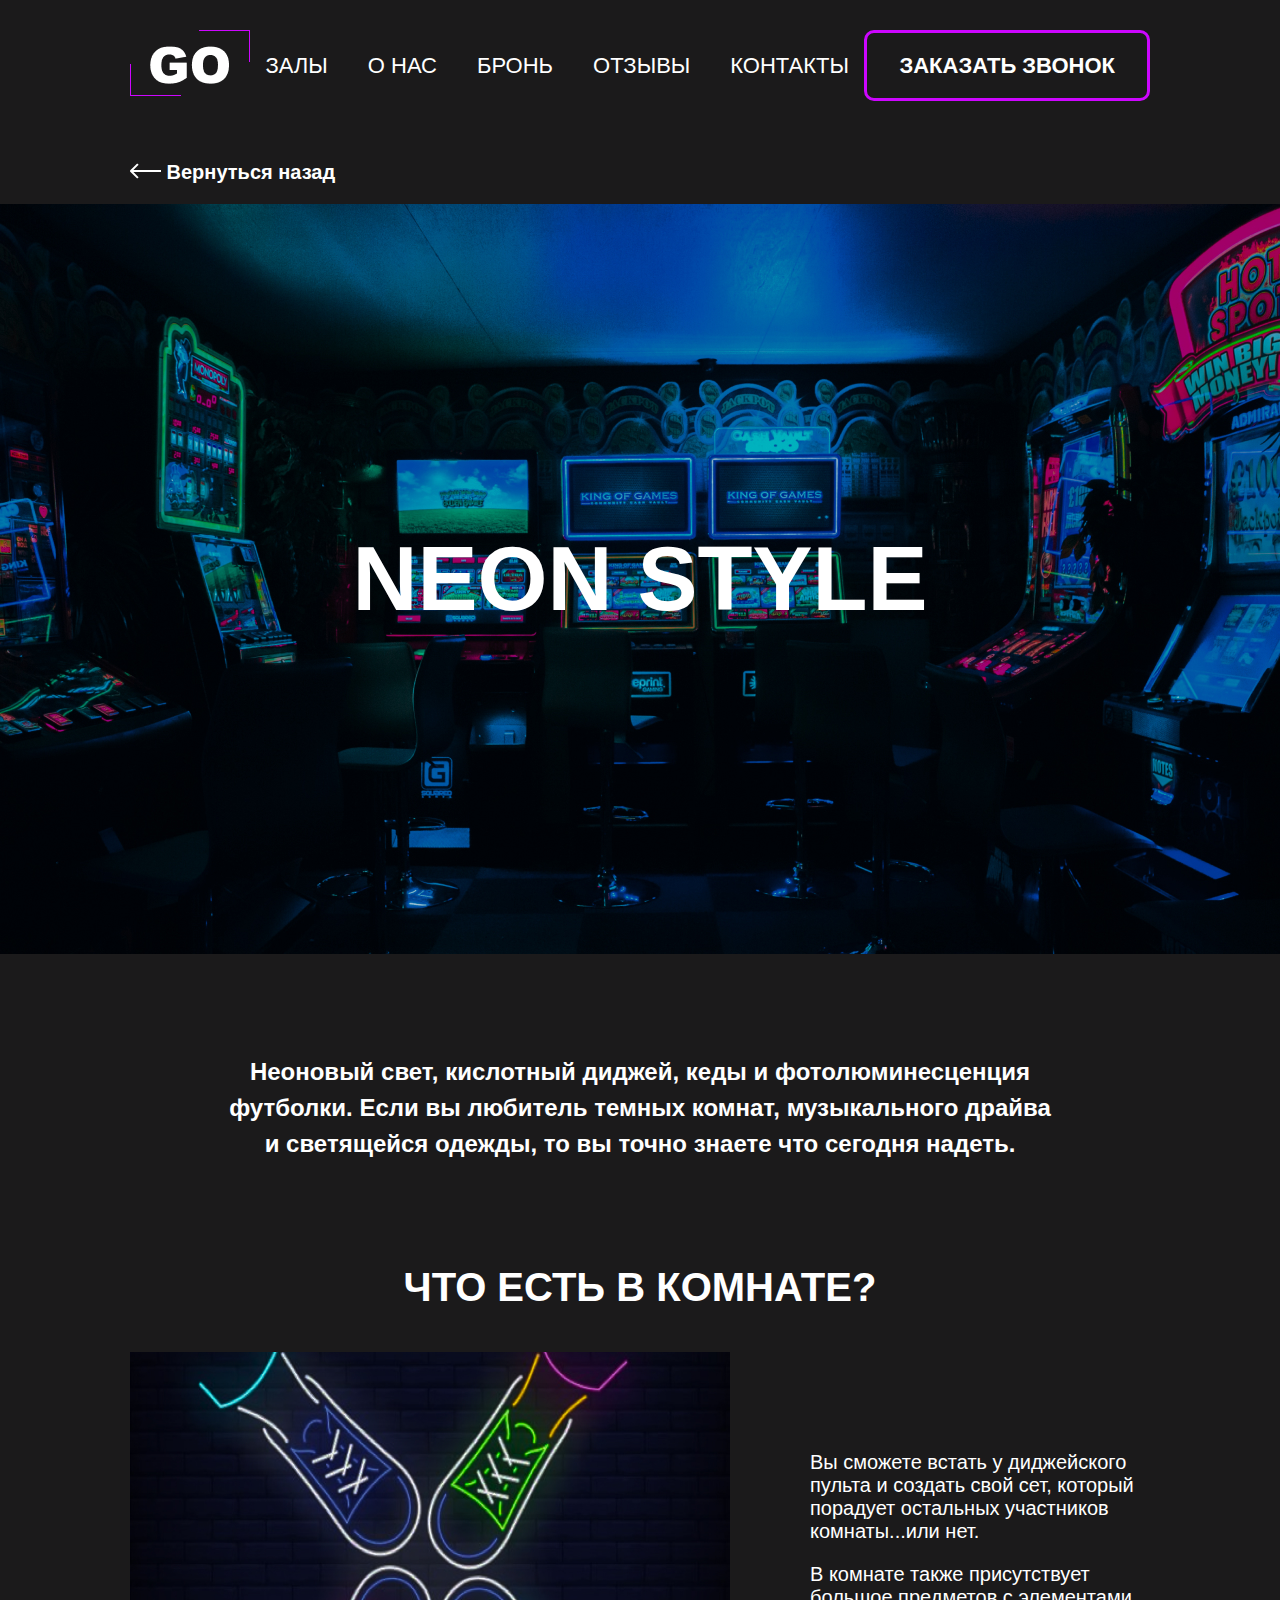
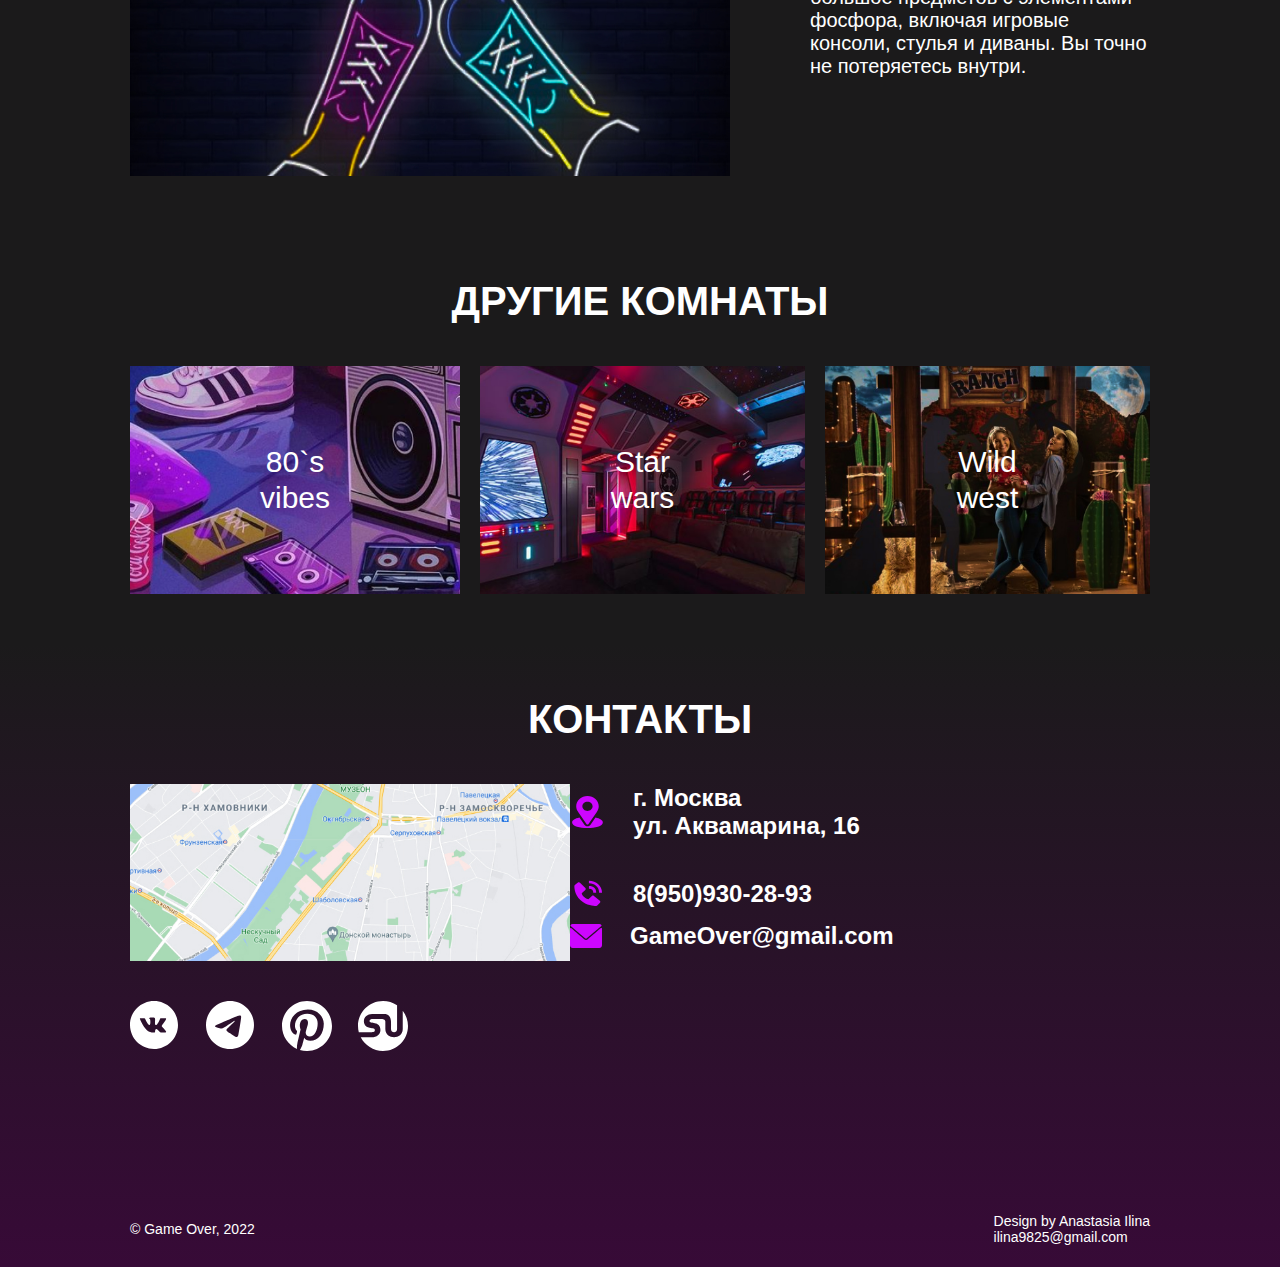
<file: neonstyle.html>
<!DOCTYPE html>
<html lang="ru">

<head>
  <meta charset="UTF-8">
  <meta name="viewport" content="width=device-width, initial-scale=1.0">
  <link rel="icon" type="image/svg+xml" href="./img/icon.svg">
  <link rel="icon" type="image/png" href="./img/logo.png">
  <link rel="stylesheet" href="./style/index.css">
  <title>GO</title>

</head>

<body>
  <header class="header">
    <div class="container header__flex-wrapper">
      <button class="header__button-menu">
        <svg viewbox="0 0 54 29" fill="currentColor" xmlns="http://www.w3.org/2000/svg" class="header__button-menu-svg">
          <rect width="54" height="5" rx="2" />
          <rect y="12" width="54" height="5" rx="2" />
          <rect y="24" width="31" height="5" rx="2" />
        </svg>
        <svg viewBox="0 0 42 42" fill="currentColor" xmlns="http://www.w3.org/2000/svg" class="header__button-menu-svg">
          <rect y="38.1838" width="54" height="5" rx="2" transform="rotate(-45 0 38.1838)" fill="#6C0287" />
          <rect x="3.53564" width="54" height="5" rx="2" transform="rotate(45 3.53564 0)" fill="#6C0287" />
        </svg>
      </button>
      <a href="#" class="header__link">
        <img src="./img/logo.png" alt="Логотип компании" class="header__logo">
      </a>
      <nav class="navigation visually-hidden-480px ">
        <ul class="navigation__list visually-hidden-768px">
          <li class="navigation__item">
            <a href="#halls" class="navigation__link">Залы</a>
          </li>
          <li class="navigation__item">
            <a href="#about" class="navigation__link">О нас</a>
          </li>
          <li class="navigation__item">
            <a href="#booking" class="navigation__link">Бронь</a>
          </li>
          <li class="navigation__item">
            <a href="#reviews" class="navigation__link">Отзывы</a>
          </li>
          <li class="navigation__item">
            <a href="#contacts" class="navigation__link">Контакты</a>
          </li>
          <button class="navigation__button-call visually-hidden" type="button">заказать звонок</button>
        </ul>
      </nav>
      <button class="navigation__button-call visually-hidden-480px" type="button">заказать звонок</button>
    </div>
  </header>

  <main class="hall">
    <section class="hall-title">
      <div class="container margin-bottom-container">
        <a href="/index.html" class="hall-title__link-back">
          <svg width="31" height="16" viewBox="0 0 31 16" fill="currentColor" xmlns="http://www.w3.org/2000/svg"
            class="hall__link-back-svg">
            <path
              d="M0.292892 7.29289C-0.0976315 7.68342 -0.0976315 8.31658 0.292892 8.70711L6.65685 15.0711C7.04738 15.4616 7.68054 15.4616 8.07107 15.0711C8.46159 14.6805 8.46159 14.0474 8.07107 13.6569L2.41421 8L8.07107 2.34315C8.46159 1.95262 8.46159 1.31946 8.07107 0.928932C7.68054 0.538408 7.04738 0.538408 6.65685 0.928932L0.292892 7.29289ZM31 7L1 7V9L31 9V7Z"
              fill="white" />
          </svg>
          Вернуться назад</a>
      </div>
      <h2 class="hall__h2 bg__neon-style">neon style</h2>
    </section>

    <section class="hall__section">
      <div class="container ">
        <div class="hall__section-grid">
          <p class="hall__p">Неоновый свет, кислотный диджей, кеды и фотолюминесценция футболки. Если вы любитель темных
            комнат, музыкального драйва
            и светящейся одежды, то вы точно знаете что сегодня надеть.</p>

          <div class="hall__div-wrapper">
            <h3 class="hall__div-wrapper-h3  halls__title">Что есть в комнате?</h3>

            <img src="./img/neon_style.jpg" alt="" class="hall__div-wrapper-img">
            <div class="hall__div-wrapper-div">
              <p class="hall__div-wrapper-p">Вы сможете встать у диджейского пульта и создать свой сет, который порадует
                остальных участников
                комнаты...или нет.</p>

              <p class="hall__div-wrapper-p">В комнате также присутствует большое предметов с элементами фосфора,
                включая игровые консоли, стулья и
                диваны. Вы точно
                не потеряетесь внутри.
              </p>
            </div>
          </div>

          <div class="hall__div-wrapper">
            <h3 class="halls__title hall__div-wrapper-h3">Другие комнаты</h3>
            <ol class="halls__list hall__list">
              <li class="halls__item hall__list-item">
                <a href="./starwars.html" class="halls__item-link halls__item--bg-star-wars hall__list-item-link">Star
                  wars</a>
              </li>
              <li class="halls__item hall__list-item">
                <a href="./vibes.html" class="halls__item-link halls__item--bg-80s-vibe hall__list-item-link">80`s
                  vibes</a>
              </li>
              <li class="halls__item hall__list-item">
                <a href="./wildwest.html" class="halls__item-link halls__item--bg-wild-west hall__list-item-link">Wild
                  west</a>
              </li>
            </ol>
          </div>
        </div>
      </div>
    </section>
  </main>

  <footer class="footer">
    <section id="contacts" class="contacts ">
      <div class="container grid-footer">

        <h3 class="contacts__title">Контакты</h3>
        <img src="./img/map.jpg" alt="" class="contact__img-map">
        <ul class="contacts__list">
          <li class="contact__item location">
            <svg class="contact__item-svg" width="35" height="32" viewBox="0 0 35 32" fill="currentColor"
              xmlns="http://www.w3.org/2000/svg">
              <path
                d="M17.4815 0C11.338 0 6.21411 4.52938 6.21411 10.3125C6.21411 12.5126 6.93645 14.4745 8.32275 16.3129L16.6192 28.1616C17.0217 28.7376 17.9421 28.7365 18.3437 28.1616L26.6762 16.2726C28.0326 14.5175 28.7488 12.4567 28.7488 10.3125C28.7488 4.62619 23.6943 0 17.4815 0ZM17.4815 15C14.6576 15 12.3599 12.8971 12.3599 10.3125C12.3599 7.72794 14.6576 5.625 17.4815 5.625C20.3053 5.625 22.603 7.72794 22.603 10.3125C22.603 12.8971 20.3053 15 17.4815 15Z"
                fill="#CD06FF" />
              <path
                d="M25.4891 21.5435L20.3313 28.9239C18.9962 30.829 15.9593 30.8228 14.6306 28.9257L9.46443 21.5454C4.91897 22.5073 2.11688 24.2693 2.11688 26.375C2.11688 30.0289 10.0333 32 17.4815 32C24.9297 32 32.846 30.0289 32.846 26.375C32.846 24.2678 30.0401 22.5048 25.4891 21.5435Z"
                fill="#CD06FF" />
            </svg>

            <p class="contact__p-address">г. Москва
              ул. Аквамарина, 16</p>
          </li>
          <li class="contact__item phone">
            <svg class="contact__item-svg" width="35" height="32" viewBox="0 0 35 32" fill="currentColor"
              xmlns="http://www.w3.org/2000/svg">
              <path
                d="M29.1358 14.6654H32.0494C32.0494 7.82541 26.4072 2.66675 18.9237 2.66675V5.33341C24.8412 5.33341 29.1358 9.25741 29.1358 14.6654Z"
                fill="#CD06FF" />
              <path
                d="M18.9382 10.6667C22.0019 10.6667 23.3086 11.8627 23.3086 14.6667H26.2222C26.2222 10.3667 23.6364 7.99999 18.9382 7.99999V10.6667ZM23.9234 17.924C23.6435 17.6911 23.2756 17.5669 22.8975 17.5776C22.5194 17.5883 22.1607 17.7331 21.897 17.9813L18.4109 21.2627C17.5718 21.116 15.8848 20.6347 14.1483 19.0493C12.4118 17.4587 11.8859 15.9107 11.73 15.148L15.3123 11.956C15.5839 11.7148 15.7422 11.3864 15.7539 11.0403C15.7656 10.6941 15.6297 10.3574 15.3749 10.1013L9.9921 4.68399C9.73722 4.42714 9.38298 4.27133 9.00462 4.24967C8.62625 4.22801 8.25356 4.3422 7.9657 4.56799L4.80447 7.04933C4.55261 7.28068 4.40228 7.58859 4.382 7.91466C4.36015 8.24799 3.94351 16.144 10.6331 22.2693C16.469 27.6093 23.7792 28 25.7924 28C26.0867 28 26.2674 27.992 26.3154 27.9893C26.6716 27.9711 27.0079 27.8329 27.2594 27.6013L29.9691 24.7067C30.2159 24.4434 30.341 24.1024 30.3176 23.7561C30.2942 23.4098 30.1242 23.0855 29.8438 22.852L23.9234 17.924Z"
                fill="#CD06FF" />
            </svg>
            <a href="tel:89509302893" class="contact__link">8(950)930-28-93</a>
          </li>
          <li class="contact__item">
            <svg class="contact__item-svg" width="32" height="32" viewBox="0 0 32 32" fill="currentColor"
              xmlns="http://www.w3.org/2000/svg">
              <path
                d="M0.668024 5.94725C5.0599 9.66669 12.7663 16.2103 15.0313 18.2506C15.3353 18.526 15.6615 18.666 16 18.666C16.3379 18.666 16.6635 18.5273 16.9668 18.2533C19.2338 16.2109 26.9401 9.66669 31.3321 5.94725C31.6055 5.71612 31.6472 5.30987 31.4258 5.02731C30.9141 4.37437 30.1511 4 29.3333 4H2.66671C1.84902 4 1.08596 4.37438 0.574274 5.02738C0.352899 5.30988 0.394587 5.71612 0.668024 5.94725Z"
                fill="#CD06FF" />
              <path
                d="M31.6133 7.96303C31.377 7.85303 31.099 7.89141 30.9024 8.05941C26.0319 12.1883 19.8158 17.4807 17.86 19.243C16.7623 20.2338 15.2389 20.2338 14.1386 19.2417C12.054 17.3634 5.0735 11.4292 1.09763 8.05934C0.899688 7.89134 0.621063 7.85428 0.386687 7.96297C0.151062 8.07241 0 8.30809 0 8.56784V25.3335C0 26.8042 1.19594 28.0002 2.66669 28.0002H29.3334C30.8041 28.0002 32 26.8042 32 25.3335V8.56784C32 8.30809 31.8489 8.07178 31.6133 7.96303Z"
                fill="#CD06FF" />
            </svg>
            <a href="mailto:GameOver@gmail.com" class="contact__link">GameOver@gmail.com</a>
          </li>
        </ul>

        <ul class="contacts__list-social">
          <li class="contact__item-social">
            <a href="https://vk.com/" target="_blank" class="contact__link-social">
              <svg class="contact__item-social-svg" width="50" height="50" viewbox="0 0 50 50" fill="currentColor"
                xmlns="http://www.w3.org/2000/svg">
                <path
                  d="M23.9999 0C10.7449 0 -0.00012207 10.745 -0.00012207 24C-0.00012207 37.255 10.7449 48 23.9999 48C37.2549 48 47.9999 37.255 47.9999 24C47.9999 10.745 37.2549 0 23.9999 0ZM33.2299 27.0775C33.2299 27.0775 35.3524 29.1725 35.8749 30.145C35.8899 30.165 35.8974 30.185 35.9024 30.195C36.1149 30.5525 36.1649 30.83 36.0599 31.0375C35.8849 31.3825 35.2849 31.5525 35.0799 31.5675H31.3299C31.0699 31.5675 30.5249 31.5 29.8649 31.045C29.3574 30.69 28.8574 30.1075 28.3699 29.54C27.6424 28.695 27.0124 27.965 26.3774 27.965C26.2967 27.9649 26.2166 27.9775 26.1399 28.0025C25.6599 28.1575 25.0449 28.8425 25.0449 30.6675C25.0449 31.2375 24.5949 31.565 24.2774 31.565H22.5599C21.9749 31.565 18.9274 31.36 16.2274 28.5125C12.9224 25.025 9.94738 18.03 9.92238 17.965C9.73488 17.5125 10.1224 17.27 10.5449 17.27H14.3324C14.8374 17.27 15.0024 17.5775 15.1174 17.85C15.2524 18.1675 15.7474 19.43 16.5599 20.85C17.8774 23.165 18.6849 24.105 19.3324 24.105C19.4538 24.1036 19.573 24.0727 19.6799 24.015C20.5249 23.545 20.3674 20.5325 20.3299 19.9075C20.3299 19.79 20.3274 18.56 19.8949 17.97C19.5849 17.5425 19.0574 17.38 18.7374 17.32C18.8669 17.1413 19.0375 16.9964 19.2349 16.8975C19.8149 16.6075 20.8599 16.565 21.8974 16.565H22.4749C23.5999 16.58 23.8899 16.6525 24.2974 16.755C25.1224 16.9525 25.1399 17.485 25.0674 19.3075C25.0449 19.825 25.0224 20.41 25.0224 21.1C25.0224 21.25 25.0149 21.41 25.0149 21.58C24.9899 22.5075 24.9599 23.56 25.6149 23.9925C25.7003 24.0461 25.799 24.0746 25.8999 24.075C26.1274 24.075 26.8124 24.075 28.6674 20.8925C29.2395 19.8681 29.7366 18.8037 30.1549 17.7075C30.1924 17.6425 30.3024 17.4425 30.4324 17.365C30.5283 17.3161 30.6347 17.2912 30.7424 17.2925H35.1949C35.6799 17.2925 36.0124 17.365 36.0749 17.5525C36.1849 17.85 36.0549 18.7575 34.0224 21.51L33.1149 22.7075C31.2724 25.1225 31.2724 25.245 33.2299 27.0775Z" />
              </svg>
            </a>
          </li>
          <li class="contact__item-social">
            <a href="https://web.tlgrm.app/" target="_blank" class="contact__link-social">
              <svg class="contact__item-social-svg" width="50" height="50" viewBox="0 0 50 50" fill="currentColor"
                xmlns="http://www.w3.org/2000/svg">
                <path
                  d="M47.9999 24C47.9999 30.3652 45.4713 36.4697 40.9704 40.9706C36.4696 45.4714 30.3651 48 23.9999 48C17.6347 48 11.5302 45.4714 7.02932 40.9706C2.52844 36.4697 -0.00012207 30.3652 -0.00012207 24C-0.00012207 17.6348 2.52844 11.5303 7.02932 7.02944C11.5302 2.52856 17.6347 0 23.9999 0C30.3651 0 36.4696 2.52856 40.9704 7.02944C45.4713 11.5303 47.9999 17.6348 47.9999 24ZM24.8609 17.718C22.5269 18.69 17.8589 20.7 10.8629 23.748C9.72888 24.198 9.13188 24.642 9.07788 25.074C8.98788 25.803 9.90288 26.091 11.1479 26.484L11.6729 26.649C12.8969 27.048 14.5469 27.513 15.4019 27.531C16.1819 27.549 17.0489 27.231 18.0059 26.571C24.5429 22.158 27.9179 19.929 28.1279 19.881C28.2779 19.845 28.4879 19.803 28.6259 19.929C28.7669 20.052 28.7519 20.289 28.7369 20.352C28.6469 20.739 25.0559 24.075 23.1989 25.803C22.6199 26.343 22.2089 26.724 22.1249 26.811C21.9399 27 21.7519 27.1861 21.5609 27.369C20.4209 28.467 19.5689 29.289 21.6059 30.633C22.5869 31.281 23.3729 31.812 24.1559 32.346C25.0079 32.928 25.8599 33.507 26.9639 34.233C27.2429 34.413 27.5129 34.608 27.7739 34.794C28.7669 35.502 29.6639 36.138 30.7649 36.036C31.4069 35.976 32.0699 35.376 32.4059 33.576C33.2009 29.325 34.7639 20.118 35.1239 16.323C35.1458 16.0075 35.1328 15.6906 35.0849 15.378C35.0566 15.1258 34.9346 14.8934 34.7429 14.727C34.4699 14.5386 34.1445 14.4409 33.8129 14.448C32.9129 14.463 31.5239 14.946 24.8609 17.718Z" />
              </svg>
            </a>
          </li>
          <li class="contact__item-social">
            <a href="https://ru.pinterest.com/" target="_blank" class="contact__link-social">
              <svg class="contact__item-social-svg" width="50" height="50" viewBox="0 0 50 50" fill="currentColor"
                xmlns="http://www.w3.org/2000/svg">
                <path
                  d="M25.0005 0C11.1947 0 -0.000152588 11.1936 -0.000152588 25.0006C-0.000152588 35.2378 6.15562 44.0314 14.9646 47.8981C14.8941 46.1526 14.9511 44.0558 15.3998 42.159C15.8806 40.1282 18.6165 28.5359 18.6165 28.5359C18.6165 28.5359 17.8178 26.9397 17.8178 24.5808C17.8178 20.8763 19.9652 18.1077 22.6383 18.1077C24.912 18.1077 26.0107 19.8154 26.0107 21.8609C26.0107 24.1468 24.5537 27.5635 23.8037 30.7327C23.1768 33.3859 25.1338 35.5481 27.7498 35.5481C32.4864 35.5481 35.6761 29.4647 35.6761 22.2558C35.6761 16.7782 31.9864 12.6769 25.2742 12.6769C17.6902 12.6769 12.9659 18.3321 12.9659 24.6487C12.9659 26.8282 13.6082 28.3635 14.6146 29.5513C15.0768 30.0981 15.1409 30.318 14.9736 30.9462C14.8537 31.4058 14.5781 32.5128 14.4646 32.9519C14.2986 33.5853 13.7857 33.8109 13.2127 33.5776C9.71972 32.1513 8.0928 28.3263 8.0928 24.0263C8.0928 16.9237 14.0819 8.40898 25.9601 8.40898C35.5056 8.40898 41.7877 15.316 41.7877 22.732C41.7877 32.5378 36.3351 39.8647 28.2979 39.8647C25.5998 39.8647 23.0607 38.4051 22.1909 36.7487C22.1909 36.7487 20.7396 42.5077 20.4325 43.6218C19.9024 45.5494 18.8646 47.4763 17.9159 48.9769C20.2162 49.6571 22.6024 50.0025 25.0011 50.0026C38.8063 50.0013 49.9998 38.8071 49.9998 25.0006C49.9998 11.1936 38.8063 0 25.0005 0Z" />
              </svg>
            </a>
          </li>
          <li class="contact__item-social">
            <a href="https://www.stumbleupon.com/" target="_blank" class="contact__link-social">
              <svg class="contact__item-social-svg" width="50" height="50" viewBox="0 0 50 50" fill="currentColor"
                xmlns="http://www.w3.org/2000/svg">
                <path fill-rule="evenodd" clip-rule="evenodd"
                  d="M44.7441 9.66919C48.1583 14.0494 50.0085 19.4463 49.9999 24.9999C49.9999 38.8051 38.805 49.9999 25.0006 49.9999C15.2871 49.9999 6.86597 44.4576 2.72751 36.3647H13.6237C18.816 36.3647 22.4429 33.566 22.4429 29.0923C22.4429 19.6108 11.5051 23.4737 11.5051 20.1089C11.5051 18.4878 12.8057 17.898 15.1858 17.898H22.7692C24.8711 17.898 27.3435 18.275 27.3435 20.5685V28.1243C27.3435 33.5955 31.6159 36.364 36.0441 36.364C40.548 36.364 44.7435 33.5955 44.7435 28.1243V9.66919H44.7441Z" />
                <path fill-rule="evenodd" clip-rule="evenodd"
                  d="M25.0005 2.43241e-05C30.0173 -0.00698868 34.919 1.50262 39.0626 4.33079V28.3013C39.0626 29.9628 37.7037 31.3224 36.0447 31.3224C34.3838 31.3224 33.0261 29.9628 33.0261 28.3013V21.1186C33.0261 15.3846 30.1242 12.9994 26.3447 12.9994H14.0441C9.59088 12.9994 5.89665 15.834 5.89665 20.3289C5.89665 22.6289 6.8819 25.9994 11.5415 26.8353C15.337 27.5186 16.8351 27.3199 16.8351 29.3506C16.8351 31.3224 14.6261 31.3224 11.7101 31.3224H0.808189C0.269676 29.2582 -0.0019826 27.1334 -0.000143311 25C-0.000143311 11.1981 11.196 2.43241e-05 25.0005 2.43241e-05Z" />
              </svg>
            </a>
          </li>
        </ul>
        <div class="contacts__wrapper">
          <p class="contacts__wrapper-p">© Game Over, 2022</p>
          <p class="contacts__wrapper-p">Design by Anastasia Ilina
            ilina9825@gmail.com
          </p>
        </div>

      </div>
    </section>
  </footer>
</body>

</html>
</file>
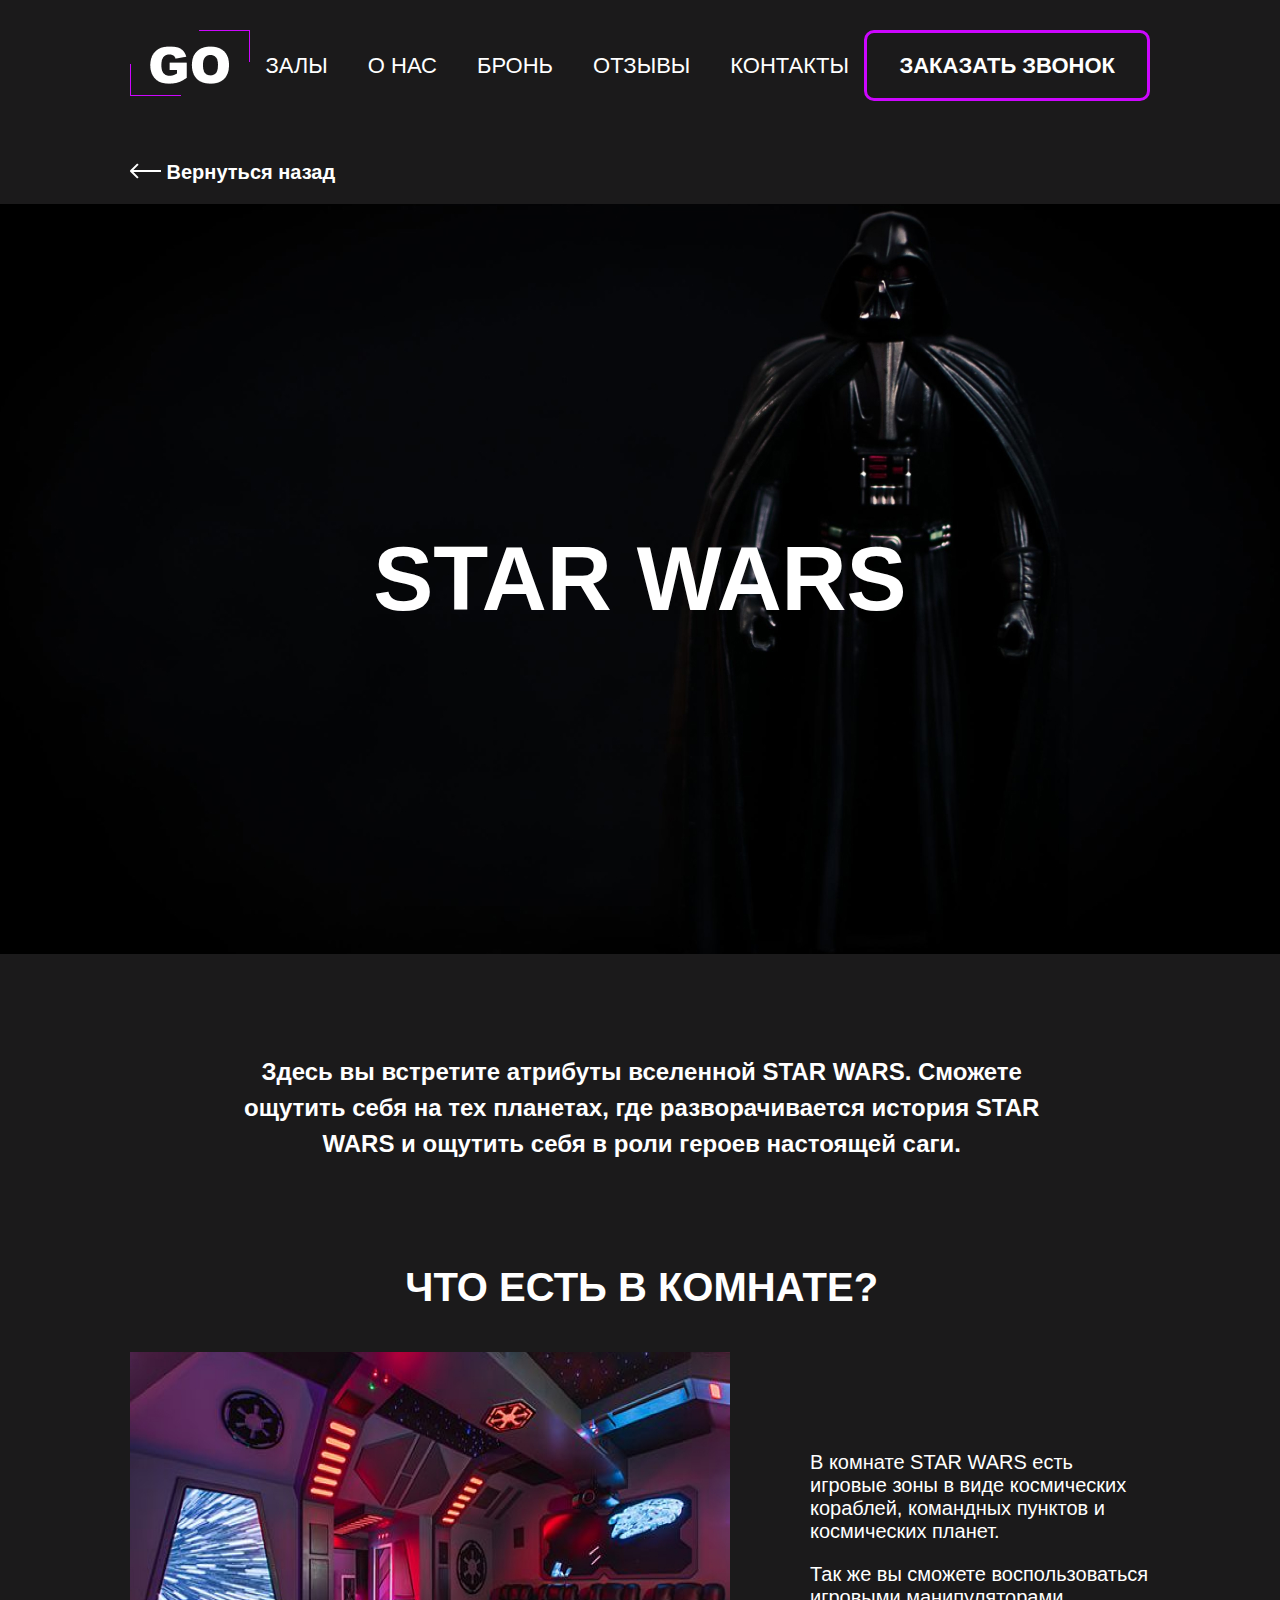
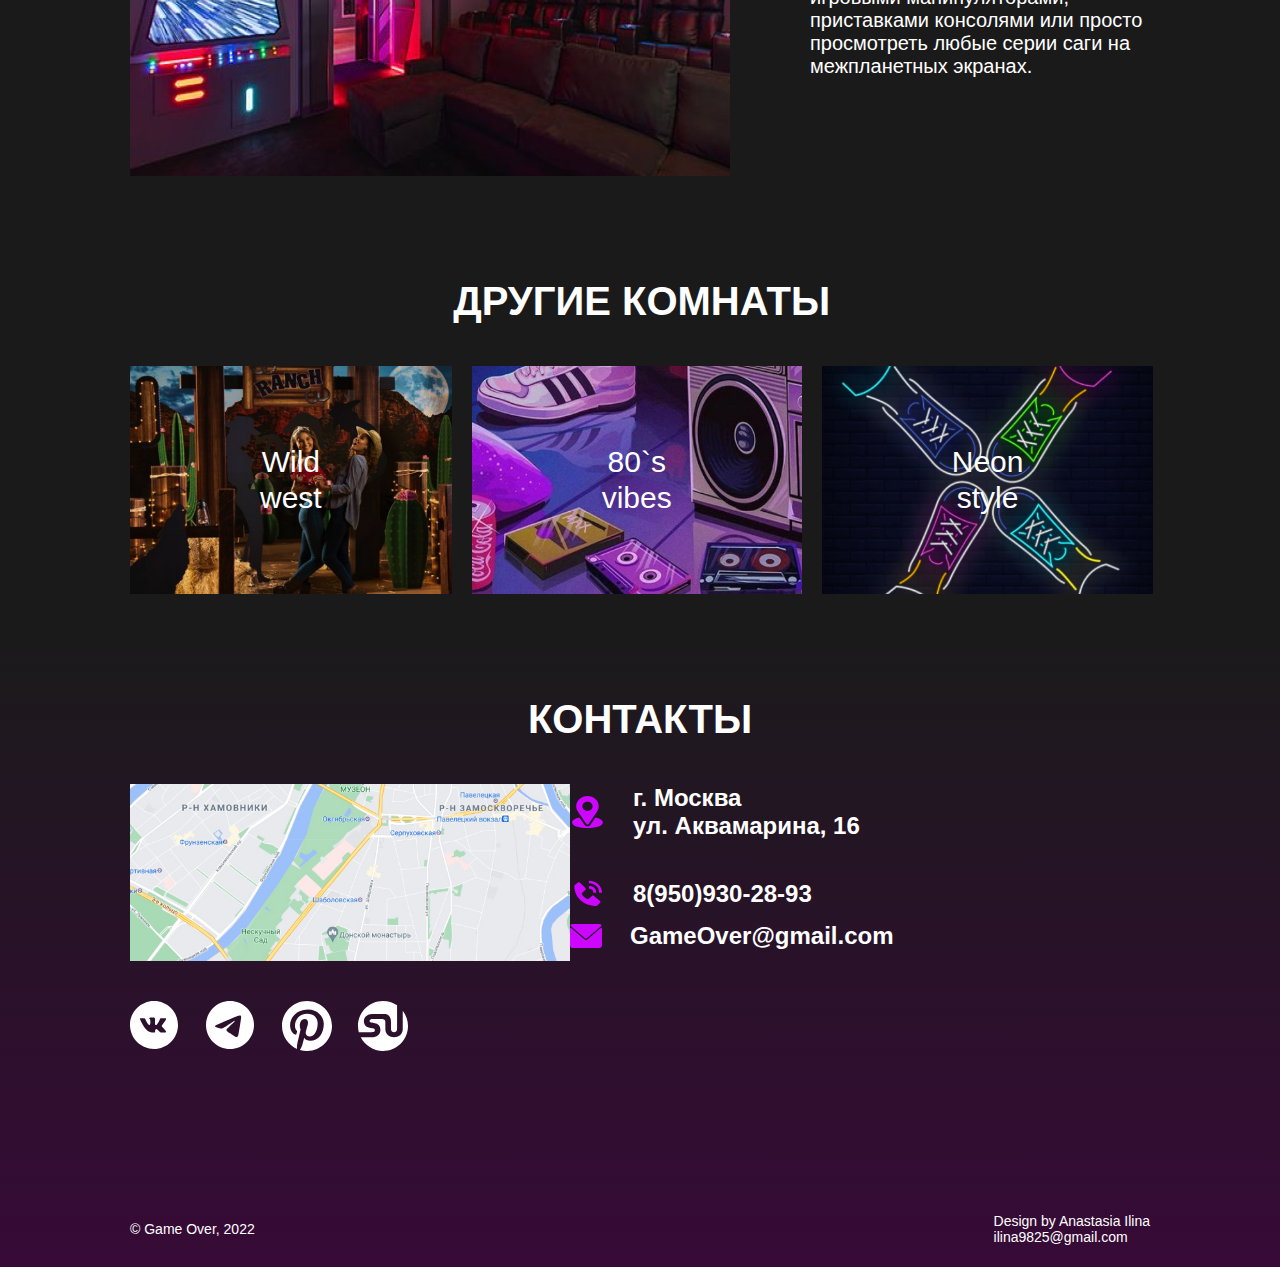
<file: starwars.html>
<!DOCTYPE html>
<html lang="ru">

<head>
  <meta charset="UTF-8">
  <meta name="viewport" content="width=device-width, initial-scale=1.0">
  <link rel="icon" type="image/svg+xml" href="./img/icon.svg">
  <link rel="icon" type="image/png" href="./img/logo.png">
  <link rel="stylesheet" href="./style/index.css">
  <title>GO</title>

</head>

<body>
  <header class="header">
    <div class="container header__flex-wrapper">
      <button class="header__button-menu">
        <svg viewbox="0 0 54 29" fill="currentColor" xmlns="http://www.w3.org/2000/svg" class="header__button-menu-svg">
          <rect width="54" height="5" rx="2" />
          <rect y="12" width="54" height="5" rx="2" />
          <rect y="24" width="31" height="5" rx="2" />
        </svg>
        <svg viewBox="0 0 42 42" fill="currentColor" xmlns="http://www.w3.org/2000/svg" class="header__button-menu-svg">
          <rect y="38.1838" width="54" height="5" rx="2" transform="rotate(-45 0 38.1838)" fill="#6C0287" />
          <rect x="3.53564" width="54" height="5" rx="2" transform="rotate(45 3.53564 0)" fill="#6C0287" />
        </svg>
      </button>
      <a href="#" class="header__link">
        <img src="./img/logo.png" alt="Логотип компании" class="header__logo">
      </a>
      <nav class="navigation visually-hidden-480px ">
        <ul class="navigation__list visually-hidden-768px">
          <li class="navigation__item">
            <a href="#halls" class="navigation__link">Залы</a>
          </li>
          <li class="navigation__item">
            <a href="#about" class="navigation__link">О нас</a>
          </li>
          <li class="navigation__item">
            <a href="#booking" class="navigation__link">Бронь</a>
          </li>
          <li class="navigation__item">
            <a href="#reviews" class="navigation__link">Отзывы</a>
          </li>
          <li class="navigation__item">
            <a href="#contacts" class="navigation__link">Контакты</a>
          </li>
          <button class="navigation__button-call visually-hidden" type="button">заказать звонок</button>
        </ul>
      </nav>
      <button class="navigation__button-call visually-hidden-480px" type="button">заказать звонок</button>
    </div>
  </header>
  <main class="hall">
    <section class="hall-title">
      <div class="container margin-bottom-container">
        <a href="/index.html" class="hall-title__link-back">
          <svg width="31" height="16" viewBox="0 0 31 16" fill="currentColor" xmlns="http://www.w3.org/2000/svg"
            class="hall__link-back-svg">
            <path
              d="M0.292892 7.29289C-0.0976315 7.68342 -0.0976315 8.31658 0.292892 8.70711L6.65685 15.0711C7.04738 15.4616 7.68054 15.4616 8.07107 15.0711C8.46159 14.6805 8.46159 14.0474 8.07107 13.6569L2.41421 8L8.07107 2.34315C8.46159 1.95262 8.46159 1.31946 8.07107 0.928932C7.68054 0.538408 7.04738 0.538408 6.65685 0.928932L0.292892 7.29289ZM31 7L1 7V9L31 9V7Z"
              fill="white" />
          </svg>
          Вернуться назад</a>
      </div>
      <h2 class="hall__h2 bg__star-wars">Star wars</h2>
    </section>

    <section class="hall__section">
      <div class="container ">
        <div class="hall__section-grid">
          <p class="hall__p">Здесь вы встретите атрибуты вселенной STAR WARS. Сможете ощутить себя на тех планетах, где
            разворачивается история STAR
            WARS и ощутить себя в роли героев наcтоящей саги.</p>

          <div class="hall__div-wrapper">
            <h3 class="hall__div-wrapper-h3  halls__title">Что есть в комнате?</h3>

            <img src="./img/star_wars.jpg" alt="" class="hall__div-wrapper-img">
            <div class="hall__div-wrapper-div">
              <p class="hall__div-wrapper-p">В комнате STAR WARS есть игровые зоны в виде космических кораблей,
                командных пунктов и космических планет.</p>


              <p class="hall__div-wrapper-p">Так же вы сможете воспользоваться игровыми манипуляторами, приставками
                консолями или просто просмотреть любые серии саги
                на межпланетных экранах.
              </p>
            </div>
          </div>

          <div class="hall__div-wrapper">
            <h3 class="halls__title hall__div-wrapper-h3">Другие комнаты</h3>
            <ol class="halls__list hall__list">
              <li class="halls__item hall__list-item">
                <a href="./vibes.html" class="halls__item-link halls__item--bg-80s-vibe hall__list-item-link">80`s
                  vibes</a>
              </li>
              <li class="halls__item hall__list-item">
                <a href="./wildwest.html" class="halls__item-link halls__item--bg-wild-west hall__list-item-link">Wild
                  west</a>
              </li>
              <li class="halls__item hall__list-item">
                <a href="./neonstyle.html" class="halls__item-link halls__item--bg-neon-style hall__list-item-link">Neon
                  style</a>
              </li>
            </ol>
          </div>
        </div>
      </div>
    </section>
  </main>

  <footer class="footer">
    <section id="contacts" class="contacts ">
      <div class="container grid-footer">

        <h3 class="contacts__title">Контакты</h3>
        <img src="./img/map.jpg" alt="" class="contact__img-map">
        <ul class="contacts__list">
          <li class="contact__item location">
            <svg class="contact__item-svg" width="35" height="32" viewBox="0 0 35 32" fill="currentColor"
              xmlns="http://www.w3.org/2000/svg">
              <path
                d="M17.4815 0C11.338 0 6.21411 4.52938 6.21411 10.3125C6.21411 12.5126 6.93645 14.4745 8.32275 16.3129L16.6192 28.1616C17.0217 28.7376 17.9421 28.7365 18.3437 28.1616L26.6762 16.2726C28.0326 14.5175 28.7488 12.4567 28.7488 10.3125C28.7488 4.62619 23.6943 0 17.4815 0ZM17.4815 15C14.6576 15 12.3599 12.8971 12.3599 10.3125C12.3599 7.72794 14.6576 5.625 17.4815 5.625C20.3053 5.625 22.603 7.72794 22.603 10.3125C22.603 12.8971 20.3053 15 17.4815 15Z"
                fill="#CD06FF" />
              <path
                d="M25.4891 21.5435L20.3313 28.9239C18.9962 30.829 15.9593 30.8228 14.6306 28.9257L9.46443 21.5454C4.91897 22.5073 2.11688 24.2693 2.11688 26.375C2.11688 30.0289 10.0333 32 17.4815 32C24.9297 32 32.846 30.0289 32.846 26.375C32.846 24.2678 30.0401 22.5048 25.4891 21.5435Z"
                fill="#CD06FF" />
            </svg>

            <p class="contact__p-address">г. Москва
              ул. Аквамарина, 16</p>
          </li>
          <li class="contact__item phone">
            <svg class="contact__item-svg" width="35" height="32" viewBox="0 0 35 32" fill="currentColor"
              xmlns="http://www.w3.org/2000/svg">
              <path
                d="M29.1358 14.6654H32.0494C32.0494 7.82541 26.4072 2.66675 18.9237 2.66675V5.33341C24.8412 5.33341 29.1358 9.25741 29.1358 14.6654Z"
                fill="#CD06FF" />
              <path
                d="M18.9382 10.6667C22.0019 10.6667 23.3086 11.8627 23.3086 14.6667H26.2222C26.2222 10.3667 23.6364 7.99999 18.9382 7.99999V10.6667ZM23.9234 17.924C23.6435 17.6911 23.2756 17.5669 22.8975 17.5776C22.5194 17.5883 22.1607 17.7331 21.897 17.9813L18.4109 21.2627C17.5718 21.116 15.8848 20.6347 14.1483 19.0493C12.4118 17.4587 11.8859 15.9107 11.73 15.148L15.3123 11.956C15.5839 11.7148 15.7422 11.3864 15.7539 11.0403C15.7656 10.6941 15.6297 10.3574 15.3749 10.1013L9.9921 4.68399C9.73722 4.42714 9.38298 4.27133 9.00462 4.24967C8.62625 4.22801 8.25356 4.3422 7.9657 4.56799L4.80447 7.04933C4.55261 7.28068 4.40228 7.58859 4.382 7.91466C4.36015 8.24799 3.94351 16.144 10.6331 22.2693C16.469 27.6093 23.7792 28 25.7924 28C26.0867 28 26.2674 27.992 26.3154 27.9893C26.6716 27.9711 27.0079 27.8329 27.2594 27.6013L29.9691 24.7067C30.2159 24.4434 30.341 24.1024 30.3176 23.7561C30.2942 23.4098 30.1242 23.0855 29.8438 22.852L23.9234 17.924Z"
                fill="#CD06FF" />
            </svg>
            <a href="tel:89509302893" class="contact__link">8(950)930-28-93</a>
          </li>
          <li class="contact__item">
            <svg class="contact__item-svg" width="32" height="32" viewBox="0 0 32 32" fill="currentColor"
              xmlns="http://www.w3.org/2000/svg">
              <path
                d="M0.668024 5.94725C5.0599 9.66669 12.7663 16.2103 15.0313 18.2506C15.3353 18.526 15.6615 18.666 16 18.666C16.3379 18.666 16.6635 18.5273 16.9668 18.2533C19.2338 16.2109 26.9401 9.66669 31.3321 5.94725C31.6055 5.71612 31.6472 5.30987 31.4258 5.02731C30.9141 4.37437 30.1511 4 29.3333 4H2.66671C1.84902 4 1.08596 4.37438 0.574274 5.02738C0.352899 5.30988 0.394587 5.71612 0.668024 5.94725Z"
                fill="#CD06FF" />
              <path
                d="M31.6133 7.96303C31.377 7.85303 31.099 7.89141 30.9024 8.05941C26.0319 12.1883 19.8158 17.4807 17.86 19.243C16.7623 20.2338 15.2389 20.2338 14.1386 19.2417C12.054 17.3634 5.0735 11.4292 1.09763 8.05934C0.899688 7.89134 0.621063 7.85428 0.386687 7.96297C0.151062 8.07241 0 8.30809 0 8.56784V25.3335C0 26.8042 1.19594 28.0002 2.66669 28.0002H29.3334C30.8041 28.0002 32 26.8042 32 25.3335V8.56784C32 8.30809 31.8489 8.07178 31.6133 7.96303Z"
                fill="#CD06FF" />
            </svg>
            <a href="mailto:GameOver@gmail.com" class="contact__link">GameOver@gmail.com</a>
          </li>
        </ul>

        <ul class="contacts__list-social">
          <li class="contact__item-social">
            <a href="https://vk.com/" target="_blank" class="contact__link-social">
              <svg class="contact__item-social-svg" width="50" height="50" viewbox="0 0 50 50" fill="currentColor"
                xmlns="http://www.w3.org/2000/svg">
                <path
                  d="M23.9999 0C10.7449 0 -0.00012207 10.745 -0.00012207 24C-0.00012207 37.255 10.7449 48 23.9999 48C37.2549 48 47.9999 37.255 47.9999 24C47.9999 10.745 37.2549 0 23.9999 0ZM33.2299 27.0775C33.2299 27.0775 35.3524 29.1725 35.8749 30.145C35.8899 30.165 35.8974 30.185 35.9024 30.195C36.1149 30.5525 36.1649 30.83 36.0599 31.0375C35.8849 31.3825 35.2849 31.5525 35.0799 31.5675H31.3299C31.0699 31.5675 30.5249 31.5 29.8649 31.045C29.3574 30.69 28.8574 30.1075 28.3699 29.54C27.6424 28.695 27.0124 27.965 26.3774 27.965C26.2967 27.9649 26.2166 27.9775 26.1399 28.0025C25.6599 28.1575 25.0449 28.8425 25.0449 30.6675C25.0449 31.2375 24.5949 31.565 24.2774 31.565H22.5599C21.9749 31.565 18.9274 31.36 16.2274 28.5125C12.9224 25.025 9.94738 18.03 9.92238 17.965C9.73488 17.5125 10.1224 17.27 10.5449 17.27H14.3324C14.8374 17.27 15.0024 17.5775 15.1174 17.85C15.2524 18.1675 15.7474 19.43 16.5599 20.85C17.8774 23.165 18.6849 24.105 19.3324 24.105C19.4538 24.1036 19.573 24.0727 19.6799 24.015C20.5249 23.545 20.3674 20.5325 20.3299 19.9075C20.3299 19.79 20.3274 18.56 19.8949 17.97C19.5849 17.5425 19.0574 17.38 18.7374 17.32C18.8669 17.1413 19.0375 16.9964 19.2349 16.8975C19.8149 16.6075 20.8599 16.565 21.8974 16.565H22.4749C23.5999 16.58 23.8899 16.6525 24.2974 16.755C25.1224 16.9525 25.1399 17.485 25.0674 19.3075C25.0449 19.825 25.0224 20.41 25.0224 21.1C25.0224 21.25 25.0149 21.41 25.0149 21.58C24.9899 22.5075 24.9599 23.56 25.6149 23.9925C25.7003 24.0461 25.799 24.0746 25.8999 24.075C26.1274 24.075 26.8124 24.075 28.6674 20.8925C29.2395 19.8681 29.7366 18.8037 30.1549 17.7075C30.1924 17.6425 30.3024 17.4425 30.4324 17.365C30.5283 17.3161 30.6347 17.2912 30.7424 17.2925H35.1949C35.6799 17.2925 36.0124 17.365 36.0749 17.5525C36.1849 17.85 36.0549 18.7575 34.0224 21.51L33.1149 22.7075C31.2724 25.1225 31.2724 25.245 33.2299 27.0775Z" />
              </svg>
            </a>
          </li>
          <li class="contact__item-social">
            <a href="https://web.tlgrm.app/" target="_blank" class="contact__link-social">
              <svg class="contact__item-social-svg" width="50" height="50" viewBox="0 0 50 50" fill="currentColor"
                xmlns="http://www.w3.org/2000/svg">
                <path
                  d="M47.9999 24C47.9999 30.3652 45.4713 36.4697 40.9704 40.9706C36.4696 45.4714 30.3651 48 23.9999 48C17.6347 48 11.5302 45.4714 7.02932 40.9706C2.52844 36.4697 -0.00012207 30.3652 -0.00012207 24C-0.00012207 17.6348 2.52844 11.5303 7.02932 7.02944C11.5302 2.52856 17.6347 0 23.9999 0C30.3651 0 36.4696 2.52856 40.9704 7.02944C45.4713 11.5303 47.9999 17.6348 47.9999 24ZM24.8609 17.718C22.5269 18.69 17.8589 20.7 10.8629 23.748C9.72888 24.198 9.13188 24.642 9.07788 25.074C8.98788 25.803 9.90288 26.091 11.1479 26.484L11.6729 26.649C12.8969 27.048 14.5469 27.513 15.4019 27.531C16.1819 27.549 17.0489 27.231 18.0059 26.571C24.5429 22.158 27.9179 19.929 28.1279 19.881C28.2779 19.845 28.4879 19.803 28.6259 19.929C28.7669 20.052 28.7519 20.289 28.7369 20.352C28.6469 20.739 25.0559 24.075 23.1989 25.803C22.6199 26.343 22.2089 26.724 22.1249 26.811C21.9399 27 21.7519 27.1861 21.5609 27.369C20.4209 28.467 19.5689 29.289 21.6059 30.633C22.5869 31.281 23.3729 31.812 24.1559 32.346C25.0079 32.928 25.8599 33.507 26.9639 34.233C27.2429 34.413 27.5129 34.608 27.7739 34.794C28.7669 35.502 29.6639 36.138 30.7649 36.036C31.4069 35.976 32.0699 35.376 32.4059 33.576C33.2009 29.325 34.7639 20.118 35.1239 16.323C35.1458 16.0075 35.1328 15.6906 35.0849 15.378C35.0566 15.1258 34.9346 14.8934 34.7429 14.727C34.4699 14.5386 34.1445 14.4409 33.8129 14.448C32.9129 14.463 31.5239 14.946 24.8609 17.718Z" />
              </svg>
            </a>
          </li>
          <li class="contact__item-social">
            <a href="https://ru.pinterest.com/" target="_blank" class="contact__link-social">
              <svg class="contact__item-social-svg" width="50" height="50" viewBox="0 0 50 50" fill="currentColor"
                xmlns="http://www.w3.org/2000/svg">
                <path
                  d="M25.0005 0C11.1947 0 -0.000152588 11.1936 -0.000152588 25.0006C-0.000152588 35.2378 6.15562 44.0314 14.9646 47.8981C14.8941 46.1526 14.9511 44.0558 15.3998 42.159C15.8806 40.1282 18.6165 28.5359 18.6165 28.5359C18.6165 28.5359 17.8178 26.9397 17.8178 24.5808C17.8178 20.8763 19.9652 18.1077 22.6383 18.1077C24.912 18.1077 26.0107 19.8154 26.0107 21.8609C26.0107 24.1468 24.5537 27.5635 23.8037 30.7327C23.1768 33.3859 25.1338 35.5481 27.7498 35.5481C32.4864 35.5481 35.6761 29.4647 35.6761 22.2558C35.6761 16.7782 31.9864 12.6769 25.2742 12.6769C17.6902 12.6769 12.9659 18.3321 12.9659 24.6487C12.9659 26.8282 13.6082 28.3635 14.6146 29.5513C15.0768 30.0981 15.1409 30.318 14.9736 30.9462C14.8537 31.4058 14.5781 32.5128 14.4646 32.9519C14.2986 33.5853 13.7857 33.8109 13.2127 33.5776C9.71972 32.1513 8.0928 28.3263 8.0928 24.0263C8.0928 16.9237 14.0819 8.40898 25.9601 8.40898C35.5056 8.40898 41.7877 15.316 41.7877 22.732C41.7877 32.5378 36.3351 39.8647 28.2979 39.8647C25.5998 39.8647 23.0607 38.4051 22.1909 36.7487C22.1909 36.7487 20.7396 42.5077 20.4325 43.6218C19.9024 45.5494 18.8646 47.4763 17.9159 48.9769C20.2162 49.6571 22.6024 50.0025 25.0011 50.0026C38.8063 50.0013 49.9998 38.8071 49.9998 25.0006C49.9998 11.1936 38.8063 0 25.0005 0Z" />
              </svg>
            </a>
          </li>
          <li class="contact__item-social">
            <a href="https://www.stumbleupon.com/" target="_blank" class="contact__link-social">
              <svg class="contact__item-social-svg" width="50" height="50" viewBox="0 0 50 50" fill="currentColor"
                xmlns="http://www.w3.org/2000/svg">
                <path fill-rule="evenodd" clip-rule="evenodd"
                  d="M44.7441 9.66919C48.1583 14.0494 50.0085 19.4463 49.9999 24.9999C49.9999 38.8051 38.805 49.9999 25.0006 49.9999C15.2871 49.9999 6.86597 44.4576 2.72751 36.3647H13.6237C18.816 36.3647 22.4429 33.566 22.4429 29.0923C22.4429 19.6108 11.5051 23.4737 11.5051 20.1089C11.5051 18.4878 12.8057 17.898 15.1858 17.898H22.7692C24.8711 17.898 27.3435 18.275 27.3435 20.5685V28.1243C27.3435 33.5955 31.6159 36.364 36.0441 36.364C40.548 36.364 44.7435 33.5955 44.7435 28.1243V9.66919H44.7441Z" />
                <path fill-rule="evenodd" clip-rule="evenodd"
                  d="M25.0005 2.43241e-05C30.0173 -0.00698868 34.919 1.50262 39.0626 4.33079V28.3013C39.0626 29.9628 37.7037 31.3224 36.0447 31.3224C34.3838 31.3224 33.0261 29.9628 33.0261 28.3013V21.1186C33.0261 15.3846 30.1242 12.9994 26.3447 12.9994H14.0441C9.59088 12.9994 5.89665 15.834 5.89665 20.3289C5.89665 22.6289 6.8819 25.9994 11.5415 26.8353C15.337 27.5186 16.8351 27.3199 16.8351 29.3506C16.8351 31.3224 14.6261 31.3224 11.7101 31.3224H0.808189C0.269676 29.2582 -0.0019826 27.1334 -0.000143311 25C-0.000143311 11.1981 11.196 2.43241e-05 25.0005 2.43241e-05Z" />
              </svg>
            </a>
          </li>
        </ul>
        <div class="contacts__wrapper">
          <p class="contacts__wrapper-p">© Game Over, 2022</p>
          <p class="contacts__wrapper-p">Design by Anastasia Ilina
            ilina9825@gmail.com
          </p>
        </div>

      </div>
    </section>
  </footer>
</body>

</html>
</file>
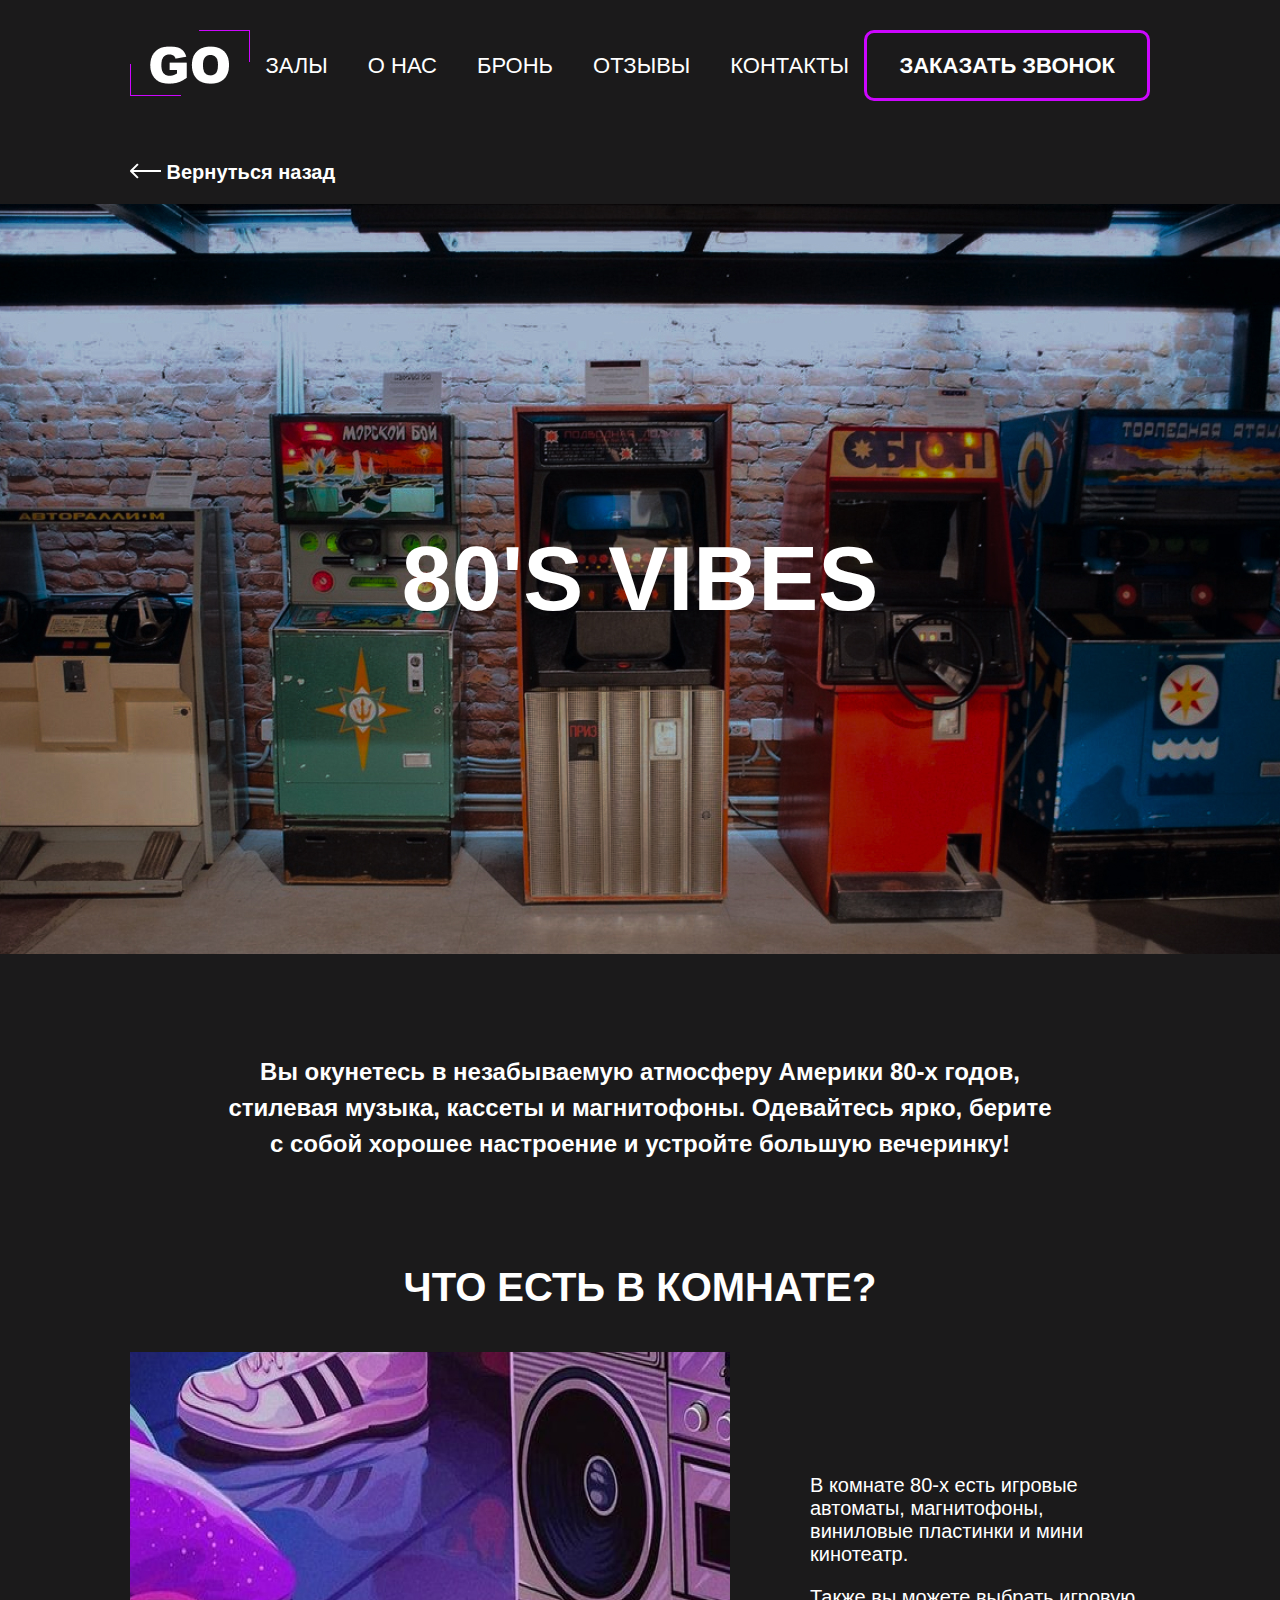
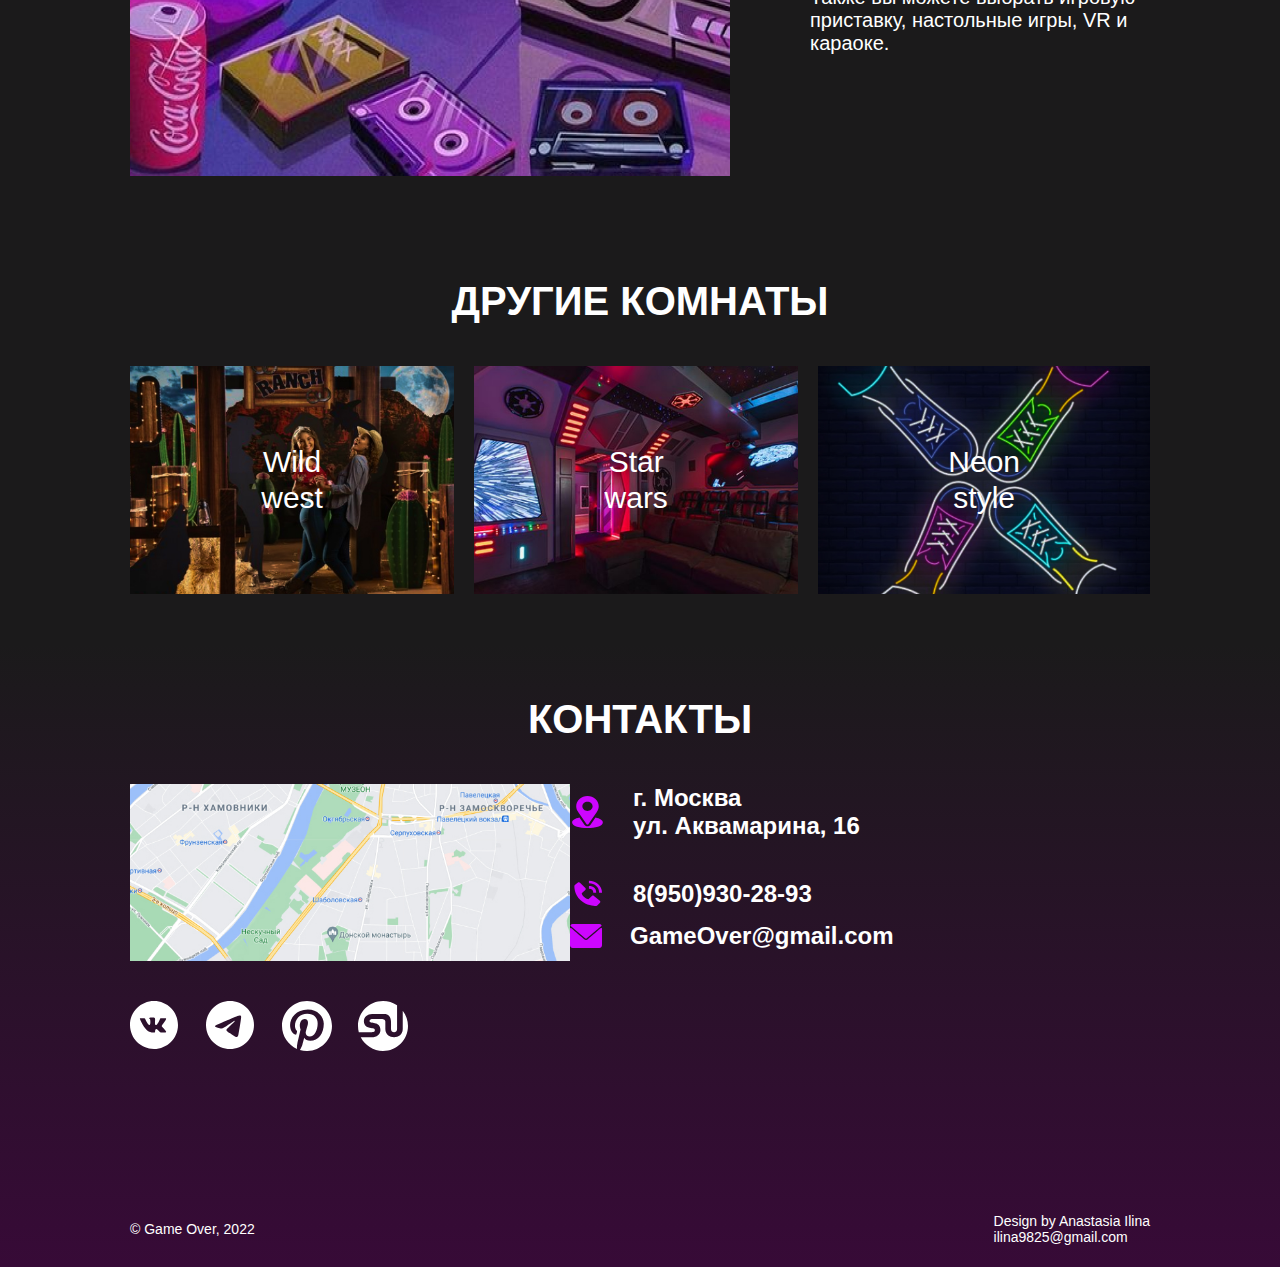
<file: vibes.html>
<!DOCTYPE html>
<html lang="ru">

<head>
  <meta charset="UTF-8">
  <meta name="viewport" content="width=device-width, initial-scale=1.0">
  <link rel="icon" type="image/svg+xml" href="./img/icon.svg">
  <link rel="icon" type="image/png" href="./img/logo.png">
  <link rel="stylesheet" href="./style/index.css">
  <title>GO</title>

</head>

<body>
  <header class="header">
    <div class="container header__flex-wrapper">
      <button class="header__button-menu">
        <svg viewbox="0 0 54 29" fill="currentColor" xmlns="http://www.w3.org/2000/svg" class="header__button-menu-svg">
          <rect width="54" height="5" rx="2" />
          <rect y="12" width="54" height="5" rx="2" />
          <rect y="24" width="31" height="5" rx="2" />
        </svg>
        <svg viewBox="0 0 42 42" fill="currentColor" xmlns="http://www.w3.org/2000/svg" class="header__button-menu-svg">
          <rect y="38.1838" width="54" height="5" rx="2" transform="rotate(-45 0 38.1838)" fill="#6C0287" />
          <rect x="3.53564" width="54" height="5" rx="2" transform="rotate(45 3.53564 0)" fill="#6C0287" />
        </svg>
      </button>
      <a href="#" class="header__link">
        <img src="./img/logo.png" alt="Логотип компании" class="header__logo">
      </a>
      <nav class="navigation visually-hidden-480px ">
        <ul class="navigation__list visually-hidden-768px">
          <li class="navigation__item">
            <a href="#halls" class="navigation__link">Залы</a>
          </li>
          <li class="navigation__item">
            <a href="#about" class="navigation__link">О нас</a>
          </li>
          <li class="navigation__item">
            <a href="#booking" class="navigation__link">Бронь</a>
          </li>
          <li class="navigation__item">
            <a href="#reviews" class="navigation__link">Отзывы</a>
          </li>
          <li class="navigation__item">
            <a href="#contacts" class="navigation__link">Контакты</a>
          </li>
          <button class="navigation__button-call visually-hidden" type="button">заказать звонок</button>
        </ul>
      </nav>
      <button class="navigation__button-call visually-hidden-480px" type="button">заказать звонок</button>
    </div>
  </header>

  <main class="hall">
    <section class="hall-title">
      <div class="container margin-bottom-container">
        <a href="/index.html" class="hall-title__link-back">
          <svg width="31" height="16" viewBox="0 0 31 16" fill="currentColor" xmlns="http://www.w3.org/2000/svg"
            class="hall__link-back-svg">
            <path
              d="M0.292892 7.29289C-0.0976315 7.68342 -0.0976315 8.31658 0.292892 8.70711L6.65685 15.0711C7.04738 15.4616 7.68054 15.4616 8.07107 15.0711C8.46159 14.6805 8.46159 14.0474 8.07107 13.6569L2.41421 8L8.07107 2.34315C8.46159 1.95262 8.46159 1.31946 8.07107 0.928932C7.68054 0.538408 7.04738 0.538408 6.65685 0.928932L0.292892 7.29289ZM31 7L1 7V9L31 9V7Z"
              fill="white" />
          </svg>
          Вернуться назад</a>
      </div>
      <h2 class="hall__h2 bg__vibes">80's vibes</h2>
    </section>

    <section class="hall__section">
      <div class="container ">
        <div class="hall__section-grid">
          <p class="hall__p">Вы окунетесь в незабываемую атмосферу Америки 80-х годов, стилевая музыка, кассеты и
            магнитофоны. Одевайтесь
            ярко,
            берите с собой хорошее настроение и устройте большую вечеринку!</p>

          <div class="hall__div-wrapper">
            <h3 class="hall__div-wrapper-h3  halls__title">Что есть в комнате?</h3>

            <img src="./img/80s_vibes.jpg" alt="" class="hall__div-wrapper-img">
            <div class="hall__div-wrapper-div">
              <p class="hall__div-wrapper-p">В комнате 80-х есть игровые автоматы, магнитофоны, виниловые пластинки и
                мини
                кинотеатр.</p>

              <p class="hall__div-wrapper-p">Также вы можете выбрать игровую приставку, настольные игры, VR и караоке.
              </p>
            </div>
          </div>

          <div class="hall__div-wrapper">
            <h3 class="halls__title hall__div-wrapper-h3">Другие комнаты</h3>
            <ol class="halls__list hall__list">
              <li class="halls__item hall__list-item">
                <a href="./starwars.html" class="halls__item-link halls__item--bg-star-wars hall__list-item-link">Star
                  wars</a>
              </li>
              <li class="halls__item hall__list-item">
                <a href="./wildwest.html" class="halls__item-link halls__item--bg-wild-west hall__list-item-link">Wild
                  west</a>
              </li>
              <li class="halls__item hall__list-item">
                <a href="./neonstyle.html" class="halls__item-link halls__item--bg-neon-style hall__list-item-link">Neon
                  style</a>
              </li>
            </ol>
          </div>
        </div>
      </div>
    </section>
  </main>

  <footer class="footer">
    <section id="contacts" class="contacts ">
      <div class="container grid-footer">

        <h3 class="contacts__title">Контакты</h3>
        <img src="./img/map.jpg" alt="" class="contact__img-map">
        <ul class="contacts__list">
          <li class="contact__item location">
            <svg class="contact__item-svg" width="35" height="32" viewBox="0 0 35 32" fill="currentColor"
              xmlns="http://www.w3.org/2000/svg">
              <path
                d="M17.4815 0C11.338 0 6.21411 4.52938 6.21411 10.3125C6.21411 12.5126 6.93645 14.4745 8.32275 16.3129L16.6192 28.1616C17.0217 28.7376 17.9421 28.7365 18.3437 28.1616L26.6762 16.2726C28.0326 14.5175 28.7488 12.4567 28.7488 10.3125C28.7488 4.62619 23.6943 0 17.4815 0ZM17.4815 15C14.6576 15 12.3599 12.8971 12.3599 10.3125C12.3599 7.72794 14.6576 5.625 17.4815 5.625C20.3053 5.625 22.603 7.72794 22.603 10.3125C22.603 12.8971 20.3053 15 17.4815 15Z"
                fill="#CD06FF" />
              <path
                d="M25.4891 21.5435L20.3313 28.9239C18.9962 30.829 15.9593 30.8228 14.6306 28.9257L9.46443 21.5454C4.91897 22.5073 2.11688 24.2693 2.11688 26.375C2.11688 30.0289 10.0333 32 17.4815 32C24.9297 32 32.846 30.0289 32.846 26.375C32.846 24.2678 30.0401 22.5048 25.4891 21.5435Z"
                fill="#CD06FF" />
            </svg>

            <p class="contact__p-address">г. Москва
              ул. Аквамарина, 16</p>
          </li>
          <li class="contact__item phone">
            <svg class="contact__item-svg" width="35" height="32" viewBox="0 0 35 32" fill="currentColor"
              xmlns="http://www.w3.org/2000/svg">
              <path
                d="M29.1358 14.6654H32.0494C32.0494 7.82541 26.4072 2.66675 18.9237 2.66675V5.33341C24.8412 5.33341 29.1358 9.25741 29.1358 14.6654Z"
                fill="#CD06FF" />
              <path
                d="M18.9382 10.6667C22.0019 10.6667 23.3086 11.8627 23.3086 14.6667H26.2222C26.2222 10.3667 23.6364 7.99999 18.9382 7.99999V10.6667ZM23.9234 17.924C23.6435 17.6911 23.2756 17.5669 22.8975 17.5776C22.5194 17.5883 22.1607 17.7331 21.897 17.9813L18.4109 21.2627C17.5718 21.116 15.8848 20.6347 14.1483 19.0493C12.4118 17.4587 11.8859 15.9107 11.73 15.148L15.3123 11.956C15.5839 11.7148 15.7422 11.3864 15.7539 11.0403C15.7656 10.6941 15.6297 10.3574 15.3749 10.1013L9.9921 4.68399C9.73722 4.42714 9.38298 4.27133 9.00462 4.24967C8.62625 4.22801 8.25356 4.3422 7.9657 4.56799L4.80447 7.04933C4.55261 7.28068 4.40228 7.58859 4.382 7.91466C4.36015 8.24799 3.94351 16.144 10.6331 22.2693C16.469 27.6093 23.7792 28 25.7924 28C26.0867 28 26.2674 27.992 26.3154 27.9893C26.6716 27.9711 27.0079 27.8329 27.2594 27.6013L29.9691 24.7067C30.2159 24.4434 30.341 24.1024 30.3176 23.7561C30.2942 23.4098 30.1242 23.0855 29.8438 22.852L23.9234 17.924Z"
                fill="#CD06FF" />
            </svg>
            <a href="tel:89509302893" class="contact__link">8(950)930-28-93</a>
          </li>
          <li class="contact__item">
            <svg class="contact__item-svg" width="32" height="32" viewBox="0 0 32 32" fill="currentColor"
              xmlns="http://www.w3.org/2000/svg">
              <path
                d="M0.668024 5.94725C5.0599 9.66669 12.7663 16.2103 15.0313 18.2506C15.3353 18.526 15.6615 18.666 16 18.666C16.3379 18.666 16.6635 18.5273 16.9668 18.2533C19.2338 16.2109 26.9401 9.66669 31.3321 5.94725C31.6055 5.71612 31.6472 5.30987 31.4258 5.02731C30.9141 4.37437 30.1511 4 29.3333 4H2.66671C1.84902 4 1.08596 4.37438 0.574274 5.02738C0.352899 5.30988 0.394587 5.71612 0.668024 5.94725Z"
                fill="#CD06FF" />
              <path
                d="M31.6133 7.96303C31.377 7.85303 31.099 7.89141 30.9024 8.05941C26.0319 12.1883 19.8158 17.4807 17.86 19.243C16.7623 20.2338 15.2389 20.2338 14.1386 19.2417C12.054 17.3634 5.0735 11.4292 1.09763 8.05934C0.899688 7.89134 0.621063 7.85428 0.386687 7.96297C0.151062 8.07241 0 8.30809 0 8.56784V25.3335C0 26.8042 1.19594 28.0002 2.66669 28.0002H29.3334C30.8041 28.0002 32 26.8042 32 25.3335V8.56784C32 8.30809 31.8489 8.07178 31.6133 7.96303Z"
                fill="#CD06FF" />
            </svg>
            <a href="mailto:GameOver@gmail.com" class="contact__link">GameOver@gmail.com</a>
          </li>
        </ul>

        <ul class="contacts__list-social">
          <li class="contact__item-social">
            <a href="https://vk.com/" target="_blank" class="contact__link-social">
              <svg class="contact__item-social-svg" width="50" height="50" viewbox="0 0 50 50" fill="currentColor"
                xmlns="http://www.w3.org/2000/svg">
                <path
                  d="M23.9999 0C10.7449 0 -0.00012207 10.745 -0.00012207 24C-0.00012207 37.255 10.7449 48 23.9999 48C37.2549 48 47.9999 37.255 47.9999 24C47.9999 10.745 37.2549 0 23.9999 0ZM33.2299 27.0775C33.2299 27.0775 35.3524 29.1725 35.8749 30.145C35.8899 30.165 35.8974 30.185 35.9024 30.195C36.1149 30.5525 36.1649 30.83 36.0599 31.0375C35.8849 31.3825 35.2849 31.5525 35.0799 31.5675H31.3299C31.0699 31.5675 30.5249 31.5 29.8649 31.045C29.3574 30.69 28.8574 30.1075 28.3699 29.54C27.6424 28.695 27.0124 27.965 26.3774 27.965C26.2967 27.9649 26.2166 27.9775 26.1399 28.0025C25.6599 28.1575 25.0449 28.8425 25.0449 30.6675C25.0449 31.2375 24.5949 31.565 24.2774 31.565H22.5599C21.9749 31.565 18.9274 31.36 16.2274 28.5125C12.9224 25.025 9.94738 18.03 9.92238 17.965C9.73488 17.5125 10.1224 17.27 10.5449 17.27H14.3324C14.8374 17.27 15.0024 17.5775 15.1174 17.85C15.2524 18.1675 15.7474 19.43 16.5599 20.85C17.8774 23.165 18.6849 24.105 19.3324 24.105C19.4538 24.1036 19.573 24.0727 19.6799 24.015C20.5249 23.545 20.3674 20.5325 20.3299 19.9075C20.3299 19.79 20.3274 18.56 19.8949 17.97C19.5849 17.5425 19.0574 17.38 18.7374 17.32C18.8669 17.1413 19.0375 16.9964 19.2349 16.8975C19.8149 16.6075 20.8599 16.565 21.8974 16.565H22.4749C23.5999 16.58 23.8899 16.6525 24.2974 16.755C25.1224 16.9525 25.1399 17.485 25.0674 19.3075C25.0449 19.825 25.0224 20.41 25.0224 21.1C25.0224 21.25 25.0149 21.41 25.0149 21.58C24.9899 22.5075 24.9599 23.56 25.6149 23.9925C25.7003 24.0461 25.799 24.0746 25.8999 24.075C26.1274 24.075 26.8124 24.075 28.6674 20.8925C29.2395 19.8681 29.7366 18.8037 30.1549 17.7075C30.1924 17.6425 30.3024 17.4425 30.4324 17.365C30.5283 17.3161 30.6347 17.2912 30.7424 17.2925H35.1949C35.6799 17.2925 36.0124 17.365 36.0749 17.5525C36.1849 17.85 36.0549 18.7575 34.0224 21.51L33.1149 22.7075C31.2724 25.1225 31.2724 25.245 33.2299 27.0775Z" />
              </svg>
            </a>
          </li>
          <li class="contact__item-social">
            <a href="https://web.tlgrm.app/" target="_blank" class="contact__link-social">
              <svg class="contact__item-social-svg" width="50" height="50" viewBox="0 0 50 50" fill="currentColor"
                xmlns="http://www.w3.org/2000/svg">
                <path
                  d="M47.9999 24C47.9999 30.3652 45.4713 36.4697 40.9704 40.9706C36.4696 45.4714 30.3651 48 23.9999 48C17.6347 48 11.5302 45.4714 7.02932 40.9706C2.52844 36.4697 -0.00012207 30.3652 -0.00012207 24C-0.00012207 17.6348 2.52844 11.5303 7.02932 7.02944C11.5302 2.52856 17.6347 0 23.9999 0C30.3651 0 36.4696 2.52856 40.9704 7.02944C45.4713 11.5303 47.9999 17.6348 47.9999 24ZM24.8609 17.718C22.5269 18.69 17.8589 20.7 10.8629 23.748C9.72888 24.198 9.13188 24.642 9.07788 25.074C8.98788 25.803 9.90288 26.091 11.1479 26.484L11.6729 26.649C12.8969 27.048 14.5469 27.513 15.4019 27.531C16.1819 27.549 17.0489 27.231 18.0059 26.571C24.5429 22.158 27.9179 19.929 28.1279 19.881C28.2779 19.845 28.4879 19.803 28.6259 19.929C28.7669 20.052 28.7519 20.289 28.7369 20.352C28.6469 20.739 25.0559 24.075 23.1989 25.803C22.6199 26.343 22.2089 26.724 22.1249 26.811C21.9399 27 21.7519 27.1861 21.5609 27.369C20.4209 28.467 19.5689 29.289 21.6059 30.633C22.5869 31.281 23.3729 31.812 24.1559 32.346C25.0079 32.928 25.8599 33.507 26.9639 34.233C27.2429 34.413 27.5129 34.608 27.7739 34.794C28.7669 35.502 29.6639 36.138 30.7649 36.036C31.4069 35.976 32.0699 35.376 32.4059 33.576C33.2009 29.325 34.7639 20.118 35.1239 16.323C35.1458 16.0075 35.1328 15.6906 35.0849 15.378C35.0566 15.1258 34.9346 14.8934 34.7429 14.727C34.4699 14.5386 34.1445 14.4409 33.8129 14.448C32.9129 14.463 31.5239 14.946 24.8609 17.718Z" />
              </svg>
            </a>
          </li>
          <li class="contact__item-social">
            <a href="https://ru.pinterest.com/" target="_blank" class="contact__link-social">
              <svg class="contact__item-social-svg" width="50" height="50" viewBox="0 0 50 50" fill="currentColor"
                xmlns="http://www.w3.org/2000/svg">
                <path
                  d="M25.0005 0C11.1947 0 -0.000152588 11.1936 -0.000152588 25.0006C-0.000152588 35.2378 6.15562 44.0314 14.9646 47.8981C14.8941 46.1526 14.9511 44.0558 15.3998 42.159C15.8806 40.1282 18.6165 28.5359 18.6165 28.5359C18.6165 28.5359 17.8178 26.9397 17.8178 24.5808C17.8178 20.8763 19.9652 18.1077 22.6383 18.1077C24.912 18.1077 26.0107 19.8154 26.0107 21.8609C26.0107 24.1468 24.5537 27.5635 23.8037 30.7327C23.1768 33.3859 25.1338 35.5481 27.7498 35.5481C32.4864 35.5481 35.6761 29.4647 35.6761 22.2558C35.6761 16.7782 31.9864 12.6769 25.2742 12.6769C17.6902 12.6769 12.9659 18.3321 12.9659 24.6487C12.9659 26.8282 13.6082 28.3635 14.6146 29.5513C15.0768 30.0981 15.1409 30.318 14.9736 30.9462C14.8537 31.4058 14.5781 32.5128 14.4646 32.9519C14.2986 33.5853 13.7857 33.8109 13.2127 33.5776C9.71972 32.1513 8.0928 28.3263 8.0928 24.0263C8.0928 16.9237 14.0819 8.40898 25.9601 8.40898C35.5056 8.40898 41.7877 15.316 41.7877 22.732C41.7877 32.5378 36.3351 39.8647 28.2979 39.8647C25.5998 39.8647 23.0607 38.4051 22.1909 36.7487C22.1909 36.7487 20.7396 42.5077 20.4325 43.6218C19.9024 45.5494 18.8646 47.4763 17.9159 48.9769C20.2162 49.6571 22.6024 50.0025 25.0011 50.0026C38.8063 50.0013 49.9998 38.8071 49.9998 25.0006C49.9998 11.1936 38.8063 0 25.0005 0Z" />
              </svg>
            </a>
          </li>
          <li class="contact__item-social">
            <a href="https://www.stumbleupon.com/" target="_blank" class="contact__link-social">
              <svg class="contact__item-social-svg" width="50" height="50" viewBox="0 0 50 50" fill="currentColor"
                xmlns="http://www.w3.org/2000/svg">
                <path fill-rule="evenodd" clip-rule="evenodd"
                  d="M44.7441 9.66919C48.1583 14.0494 50.0085 19.4463 49.9999 24.9999C49.9999 38.8051 38.805 49.9999 25.0006 49.9999C15.2871 49.9999 6.86597 44.4576 2.72751 36.3647H13.6237C18.816 36.3647 22.4429 33.566 22.4429 29.0923C22.4429 19.6108 11.5051 23.4737 11.5051 20.1089C11.5051 18.4878 12.8057 17.898 15.1858 17.898H22.7692C24.8711 17.898 27.3435 18.275 27.3435 20.5685V28.1243C27.3435 33.5955 31.6159 36.364 36.0441 36.364C40.548 36.364 44.7435 33.5955 44.7435 28.1243V9.66919H44.7441Z" />
                <path fill-rule="evenodd" clip-rule="evenodd"
                  d="M25.0005 2.43241e-05C30.0173 -0.00698868 34.919 1.50262 39.0626 4.33079V28.3013C39.0626 29.9628 37.7037 31.3224 36.0447 31.3224C34.3838 31.3224 33.0261 29.9628 33.0261 28.3013V21.1186C33.0261 15.3846 30.1242 12.9994 26.3447 12.9994H14.0441C9.59088 12.9994 5.89665 15.834 5.89665 20.3289C5.89665 22.6289 6.8819 25.9994 11.5415 26.8353C15.337 27.5186 16.8351 27.3199 16.8351 29.3506C16.8351 31.3224 14.6261 31.3224 11.7101 31.3224H0.808189C0.269676 29.2582 -0.0019826 27.1334 -0.000143311 25C-0.000143311 11.1981 11.196 2.43241e-05 25.0005 2.43241e-05Z" />
              </svg>
            </a>
          </li>
        </ul>
        <div class="contacts__wrapper">
          <p class="contacts__wrapper-p">© Game Over, 2022</p>
          <p class="contacts__wrapper-p">Design by Anastasia Ilina
            ilina9825@gmail.com
          </p>
        </div>

      </div>
    </section>
  </footer>
</body>

</html>
</file>
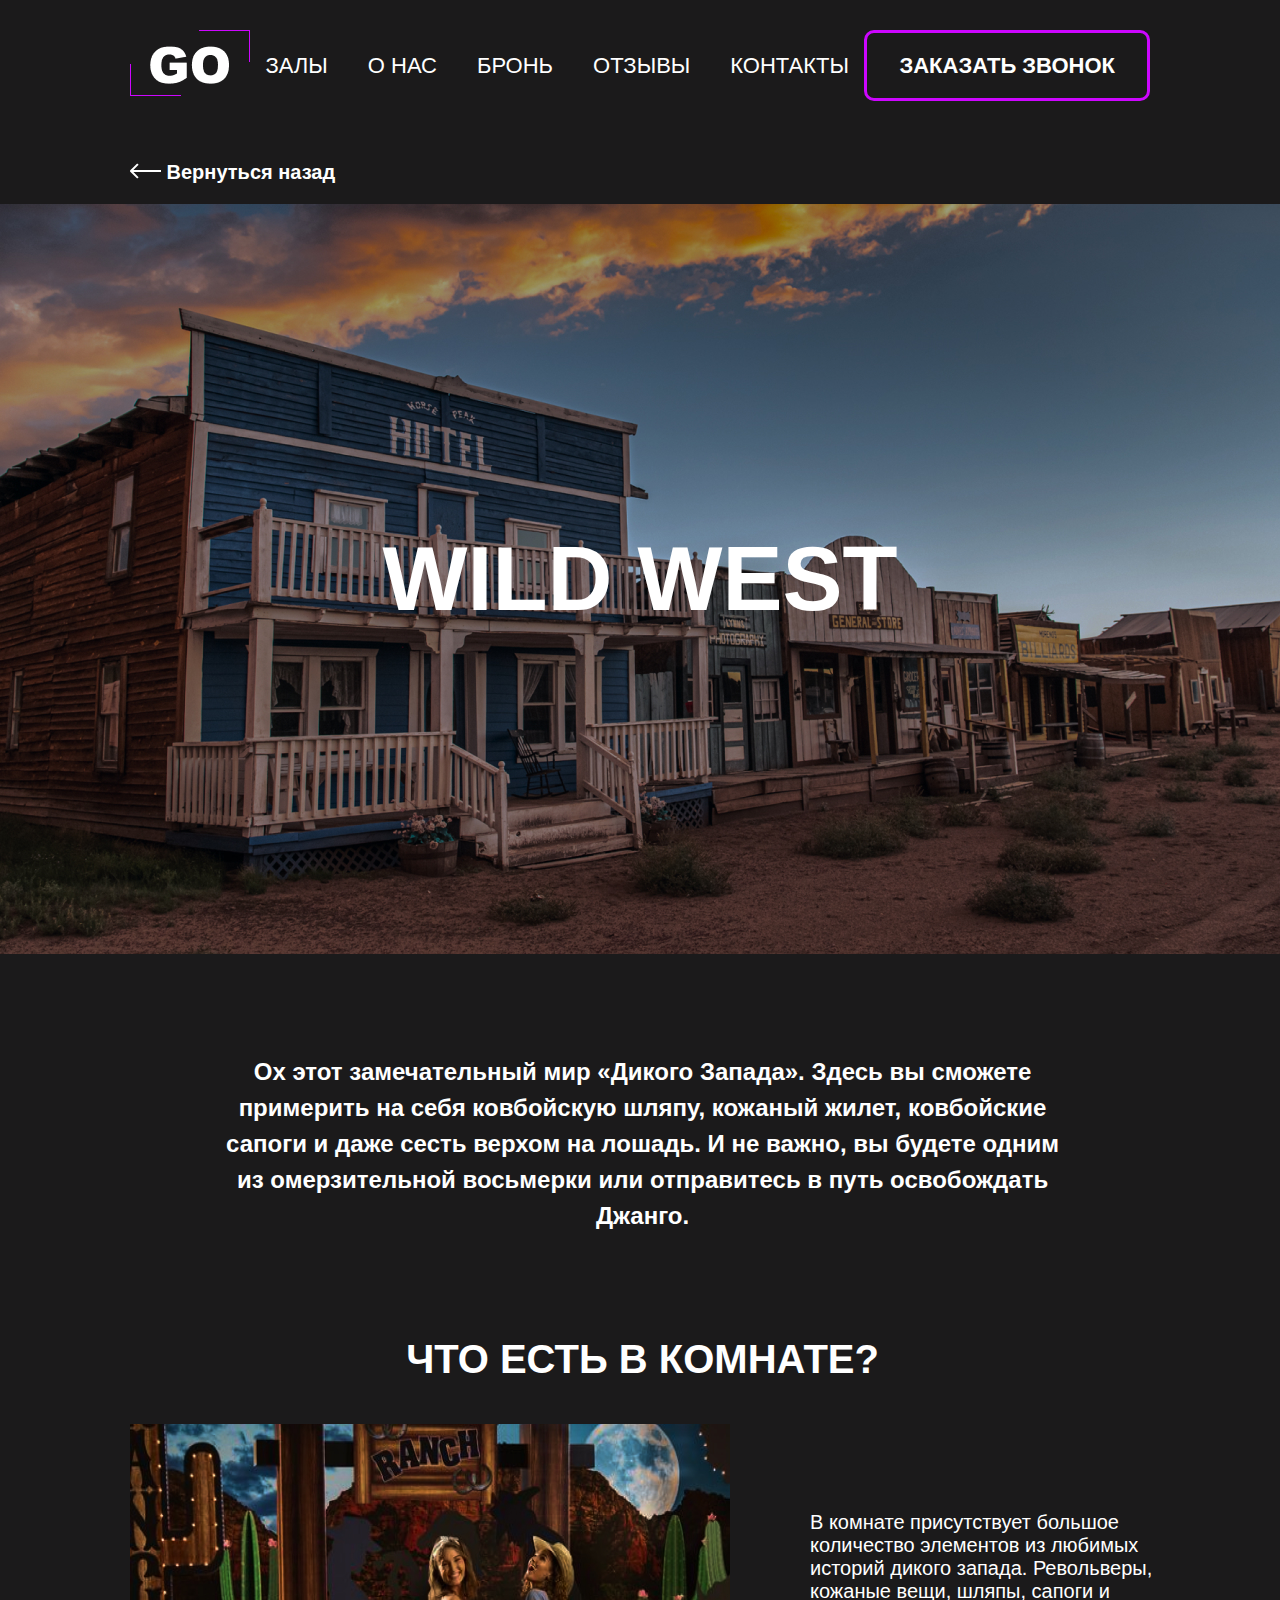
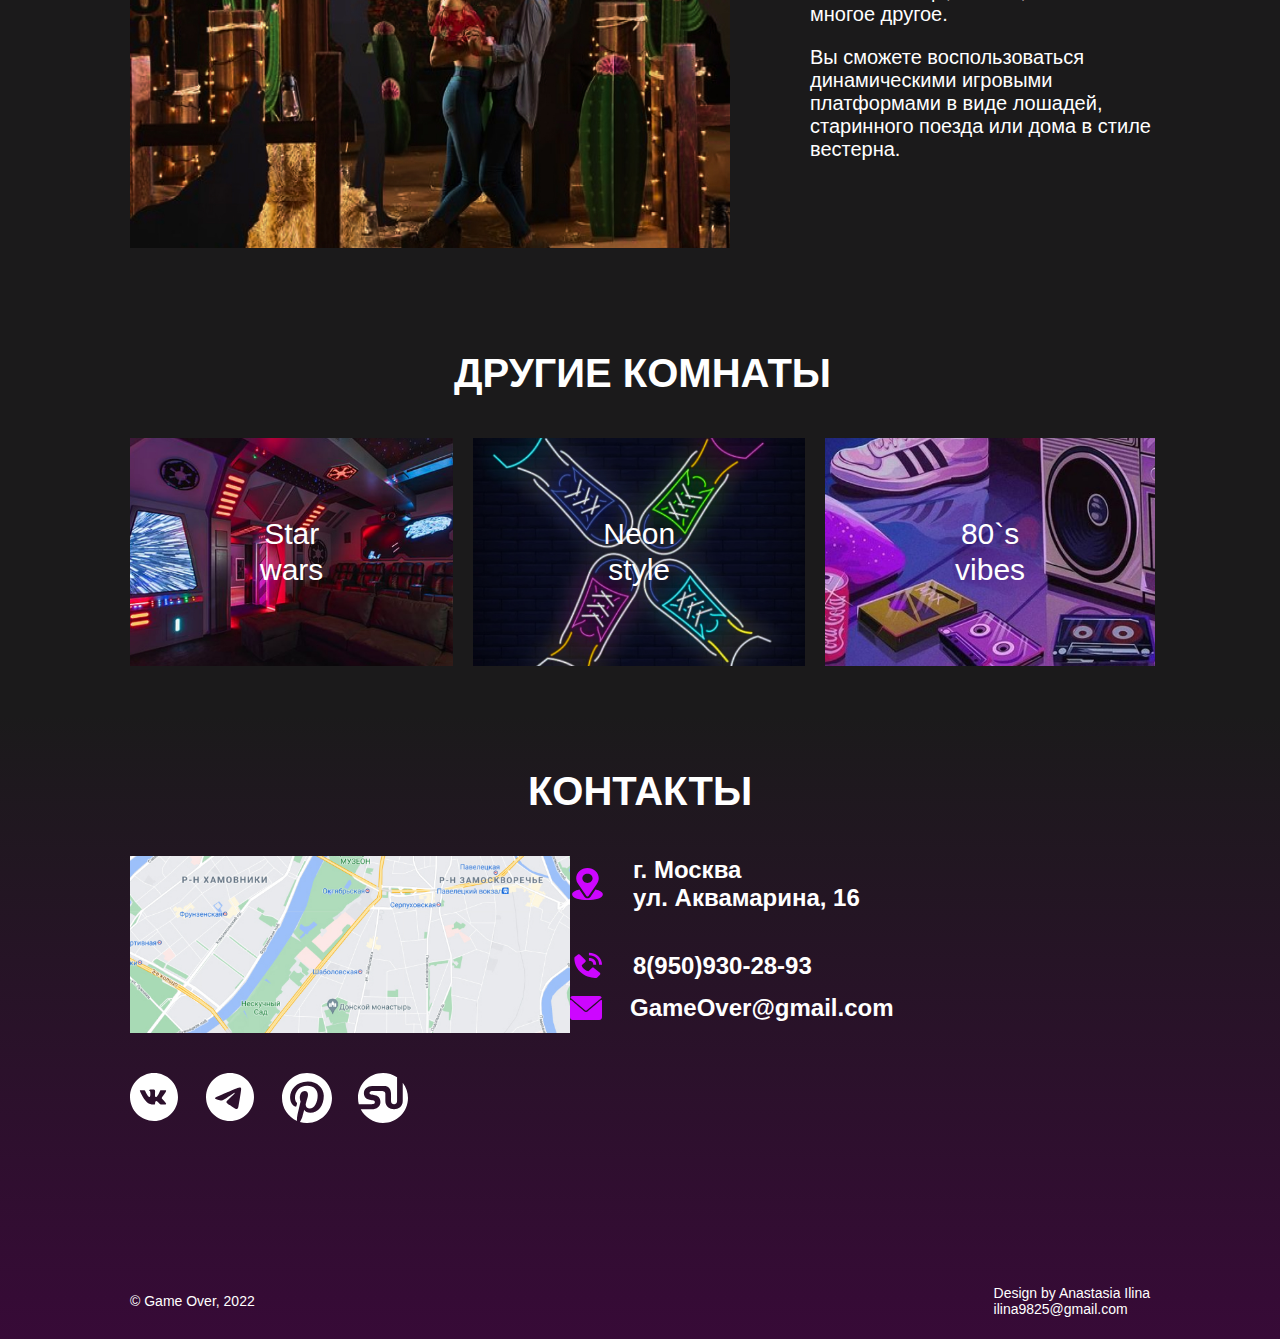
<file: wildwest.html>
<!DOCTYPE html>
<html lang="ru">

<head>
  <meta charset="UTF-8">
  <meta name="viewport" content="width=device-width, initial-scale=1.0">
  <link rel="icon" type="image/svg+xml" href="./img/icon.svg">
  <link rel="icon" type="image/png" href="./img/logo.png">
  <link rel="stylesheet" href="./style/index.css">
  <title>GO</title>

</head>

<body>
  <header class="header">
    <div class="container header__flex-wrapper">
      <button class="header__button-menu">
        <svg viewbox="0 0 54 29" fill="currentColor" xmlns="http://www.w3.org/2000/svg" class="header__button-menu-svg">
          <rect width="54" height="5" rx="2" />
          <rect y="12" width="54" height="5" rx="2" />
          <rect y="24" width="31" height="5" rx="2" />
        </svg>
        <svg viewBox="0 0 42 42" fill="currentColor" xmlns="http://www.w3.org/2000/svg" class="header__button-menu-svg">
          <rect y="38.1838" width="54" height="5" rx="2" transform="rotate(-45 0 38.1838)" fill="#6C0287" />
          <rect x="3.53564" width="54" height="5" rx="2" transform="rotate(45 3.53564 0)" fill="#6C0287" />
        </svg>
      </button>
      <a href="#" class="header__link">
        <img src="./img/logo.png" alt="Логотип компании" class="header__logo">
      </a>
      <nav class="navigation visually-hidden-480px ">
        <ul class="navigation__list visually-hidden-768px">
          <li class="navigation__item">
            <a href="#halls" class="navigation__link">Залы</a>
          </li>
          <li class="navigation__item">
            <a href="#about" class="navigation__link">О нас</a>
          </li>
          <li class="navigation__item">
            <a href="#booking" class="navigation__link">Бронь</a>
          </li>
          <li class="navigation__item">
            <a href="#reviews" class="navigation__link">Отзывы</a>
          </li>
          <li class="navigation__item">
            <a href="#contacts" class="navigation__link">Контакты</a>
          </li>
          <button class="navigation__button-call visually-hidden" type="button">заказать звонок</button>
        </ul>
      </nav>
      <button class="navigation__button-call visually-hidden-480px" type="button">заказать звонок</button>
    </div>
  </header>

  <main class="hall">
    <section class="hall-title">
      <div class="container margin-bottom-container">
        <a href="/index.html" class="hall-title__link-back">
          <svg width="31" height="16" viewBox="0 0 31 16" fill="currentColor" xmlns="http://www.w3.org/2000/svg"
            class="hall__link-back-svg">
            <path
              d="M0.292892 7.29289C-0.0976315 7.68342 -0.0976315 8.31658 0.292892 8.70711L6.65685 15.0711C7.04738 15.4616 7.68054 15.4616 8.07107 15.0711C8.46159 14.6805 8.46159 14.0474 8.07107 13.6569L2.41421 8L8.07107 2.34315C8.46159 1.95262 8.46159 1.31946 8.07107 0.928932C7.68054 0.538408 7.04738 0.538408 6.65685 0.928932L0.292892 7.29289ZM31 7L1 7V9L31 9V7Z"
              fill="white" />
          </svg>
          Вернуться назад</a>
      </div>
      <h2 class="hall__h2 bg__wild-west">wild west</h2>
    </section>

    <section class="hall__section">
      <div class="container ">
        <div class="hall__section-grid">
          <p class="hall__p">Ох этот замечательный мир «Дикого Запада». Здесь вы сможете примерить на себя ковбойскую
            шляпу, кожаный жилет,
            ковбойские сапоги и даже сесть верхом на лошадь. И не важно, вы будете одним из омерзительной восьмерки или
            отправитесь
            в путь освобождать Джанго.</p>

          <div class="hall__div-wrapper">
            <h3 class="hall__div-wrapper-h3  halls__title">Что есть в комнате?</h3>

            <img src="./img/wild_west.jpg" alt="" class="hall__div-wrapper-img">
            <div class="hall__div-wrapper-div">
              <p class="hall__div-wrapper-p">В комнате присутствует большое количество элементов из любимых историй
                дикого запада. Револьверы, кожаные вещи, шляпы,
                сапоги и многое другое.</p>


              <p class="hall__div-wrapper-p">Вы сможете воспользоваться динамическими игровыми платформами в виде
                лошадей, старинного поезда или дома в стиле
                вестерна.
              </p>
            </div>
          </div>

          <div class="hall__div-wrapper">
            <h3 class="halls__title hall__div-wrapper-h3">Другие комнаты</h3>
            <ol class="halls__list hall__list">
              <li class="halls__item hall__list-item">
                <a href="./neonstyle.html" class="halls__item-link halls__item--bg-neon-style hall__list-item-link">Neon
                  style</a>
              </li>
              <li class="halls__item hall__list-item">
                <a href="./starwars.html" class="halls__item-link halls__item--bg-star-wars hall__list-item-link">Star
                  wars</a>
              </li>
              <li class="halls__item hall__list-item">
                <a href="./vibes.html" class="halls__item-link halls__item--bg-80s-vibe hall__list-item-link">80`s
                  vibes</a>
              </li>
            </ol>
          </div>
        </div>
      </div>
    </section>
  </main>

  <footer class="footer">
    <section id="contacts" class="contacts ">
      <div class="container grid-footer">

        <h3 class="contacts__title">Контакты</h3>
        <img src="./img/map.jpg" alt="" class="contact__img-map">
        <ul class="contacts__list">
          <li class="contact__item location">
            <svg class="contact__item-svg" width="35" height="32" viewBox="0 0 35 32" fill="currentColor"
              xmlns="http://www.w3.org/2000/svg">
              <path
                d="M17.4815 0C11.338 0 6.21411 4.52938 6.21411 10.3125C6.21411 12.5126 6.93645 14.4745 8.32275 16.3129L16.6192 28.1616C17.0217 28.7376 17.9421 28.7365 18.3437 28.1616L26.6762 16.2726C28.0326 14.5175 28.7488 12.4567 28.7488 10.3125C28.7488 4.62619 23.6943 0 17.4815 0ZM17.4815 15C14.6576 15 12.3599 12.8971 12.3599 10.3125C12.3599 7.72794 14.6576 5.625 17.4815 5.625C20.3053 5.625 22.603 7.72794 22.603 10.3125C22.603 12.8971 20.3053 15 17.4815 15Z"
                fill="#CD06FF" />
              <path
                d="M25.4891 21.5435L20.3313 28.9239C18.9962 30.829 15.9593 30.8228 14.6306 28.9257L9.46443 21.5454C4.91897 22.5073 2.11688 24.2693 2.11688 26.375C2.11688 30.0289 10.0333 32 17.4815 32C24.9297 32 32.846 30.0289 32.846 26.375C32.846 24.2678 30.0401 22.5048 25.4891 21.5435Z"
                fill="#CD06FF" />
            </svg>

            <p class="contact__p-address">г. Москва
              ул. Аквамарина, 16</p>
          </li>
          <li class="contact__item phone">
            <svg class="contact__item-svg" width="35" height="32" viewBox="0 0 35 32" fill="currentColor"
              xmlns="http://www.w3.org/2000/svg">
              <path
                d="M29.1358 14.6654H32.0494C32.0494 7.82541 26.4072 2.66675 18.9237 2.66675V5.33341C24.8412 5.33341 29.1358 9.25741 29.1358 14.6654Z"
                fill="#CD06FF" />
              <path
                d="M18.9382 10.6667C22.0019 10.6667 23.3086 11.8627 23.3086 14.6667H26.2222C26.2222 10.3667 23.6364 7.99999 18.9382 7.99999V10.6667ZM23.9234 17.924C23.6435 17.6911 23.2756 17.5669 22.8975 17.5776C22.5194 17.5883 22.1607 17.7331 21.897 17.9813L18.4109 21.2627C17.5718 21.116 15.8848 20.6347 14.1483 19.0493C12.4118 17.4587 11.8859 15.9107 11.73 15.148L15.3123 11.956C15.5839 11.7148 15.7422 11.3864 15.7539 11.0403C15.7656 10.6941 15.6297 10.3574 15.3749 10.1013L9.9921 4.68399C9.73722 4.42714 9.38298 4.27133 9.00462 4.24967C8.62625 4.22801 8.25356 4.3422 7.9657 4.56799L4.80447 7.04933C4.55261 7.28068 4.40228 7.58859 4.382 7.91466C4.36015 8.24799 3.94351 16.144 10.6331 22.2693C16.469 27.6093 23.7792 28 25.7924 28C26.0867 28 26.2674 27.992 26.3154 27.9893C26.6716 27.9711 27.0079 27.8329 27.2594 27.6013L29.9691 24.7067C30.2159 24.4434 30.341 24.1024 30.3176 23.7561C30.2942 23.4098 30.1242 23.0855 29.8438 22.852L23.9234 17.924Z"
                fill="#CD06FF" />
            </svg>
            <a href="tel:89509302893" class="contact__link">8(950)930-28-93</a>
          </li>
          <li class="contact__item">
            <svg class="contact__item-svg" width="32" height="32" viewBox="0 0 32 32" fill="currentColor"
              xmlns="http://www.w3.org/2000/svg">
              <path
                d="M0.668024 5.94725C5.0599 9.66669 12.7663 16.2103 15.0313 18.2506C15.3353 18.526 15.6615 18.666 16 18.666C16.3379 18.666 16.6635 18.5273 16.9668 18.2533C19.2338 16.2109 26.9401 9.66669 31.3321 5.94725C31.6055 5.71612 31.6472 5.30987 31.4258 5.02731C30.9141 4.37437 30.1511 4 29.3333 4H2.66671C1.84902 4 1.08596 4.37438 0.574274 5.02738C0.352899 5.30988 0.394587 5.71612 0.668024 5.94725Z"
                fill="#CD06FF" />
              <path
                d="M31.6133 7.96303C31.377 7.85303 31.099 7.89141 30.9024 8.05941C26.0319 12.1883 19.8158 17.4807 17.86 19.243C16.7623 20.2338 15.2389 20.2338 14.1386 19.2417C12.054 17.3634 5.0735 11.4292 1.09763 8.05934C0.899688 7.89134 0.621063 7.85428 0.386687 7.96297C0.151062 8.07241 0 8.30809 0 8.56784V25.3335C0 26.8042 1.19594 28.0002 2.66669 28.0002H29.3334C30.8041 28.0002 32 26.8042 32 25.3335V8.56784C32 8.30809 31.8489 8.07178 31.6133 7.96303Z"
                fill="#CD06FF" />
            </svg>
            <a href="mailto:GameOver@gmail.com" class="contact__link">GameOver@gmail.com</a>
          </li>
        </ul>

        <ul class="contacts__list-social">
          <li class="contact__item-social">
            <a href="https://vk.com/" target="_blank" class="contact__link-social">
              <svg class="contact__item-social-svg" width="50" height="50" viewbox="0 0 50 50" fill="currentColor"
                xmlns="http://www.w3.org/2000/svg">
                <path
                  d="M23.9999 0C10.7449 0 -0.00012207 10.745 -0.00012207 24C-0.00012207 37.255 10.7449 48 23.9999 48C37.2549 48 47.9999 37.255 47.9999 24C47.9999 10.745 37.2549 0 23.9999 0ZM33.2299 27.0775C33.2299 27.0775 35.3524 29.1725 35.8749 30.145C35.8899 30.165 35.8974 30.185 35.9024 30.195C36.1149 30.5525 36.1649 30.83 36.0599 31.0375C35.8849 31.3825 35.2849 31.5525 35.0799 31.5675H31.3299C31.0699 31.5675 30.5249 31.5 29.8649 31.045C29.3574 30.69 28.8574 30.1075 28.3699 29.54C27.6424 28.695 27.0124 27.965 26.3774 27.965C26.2967 27.9649 26.2166 27.9775 26.1399 28.0025C25.6599 28.1575 25.0449 28.8425 25.0449 30.6675C25.0449 31.2375 24.5949 31.565 24.2774 31.565H22.5599C21.9749 31.565 18.9274 31.36 16.2274 28.5125C12.9224 25.025 9.94738 18.03 9.92238 17.965C9.73488 17.5125 10.1224 17.27 10.5449 17.27H14.3324C14.8374 17.27 15.0024 17.5775 15.1174 17.85C15.2524 18.1675 15.7474 19.43 16.5599 20.85C17.8774 23.165 18.6849 24.105 19.3324 24.105C19.4538 24.1036 19.573 24.0727 19.6799 24.015C20.5249 23.545 20.3674 20.5325 20.3299 19.9075C20.3299 19.79 20.3274 18.56 19.8949 17.97C19.5849 17.5425 19.0574 17.38 18.7374 17.32C18.8669 17.1413 19.0375 16.9964 19.2349 16.8975C19.8149 16.6075 20.8599 16.565 21.8974 16.565H22.4749C23.5999 16.58 23.8899 16.6525 24.2974 16.755C25.1224 16.9525 25.1399 17.485 25.0674 19.3075C25.0449 19.825 25.0224 20.41 25.0224 21.1C25.0224 21.25 25.0149 21.41 25.0149 21.58C24.9899 22.5075 24.9599 23.56 25.6149 23.9925C25.7003 24.0461 25.799 24.0746 25.8999 24.075C26.1274 24.075 26.8124 24.075 28.6674 20.8925C29.2395 19.8681 29.7366 18.8037 30.1549 17.7075C30.1924 17.6425 30.3024 17.4425 30.4324 17.365C30.5283 17.3161 30.6347 17.2912 30.7424 17.2925H35.1949C35.6799 17.2925 36.0124 17.365 36.0749 17.5525C36.1849 17.85 36.0549 18.7575 34.0224 21.51L33.1149 22.7075C31.2724 25.1225 31.2724 25.245 33.2299 27.0775Z" />
              </svg>
            </a>
          </li>
          <li class="contact__item-social">
            <a href="https://web.tlgrm.app/" target="_blank" class="contact__link-social">
              <svg class="contact__item-social-svg" width="50" height="50" viewBox="0 0 50 50" fill="currentColor"
                xmlns="http://www.w3.org/2000/svg">
                <path
                  d="M47.9999 24C47.9999 30.3652 45.4713 36.4697 40.9704 40.9706C36.4696 45.4714 30.3651 48 23.9999 48C17.6347 48 11.5302 45.4714 7.02932 40.9706C2.52844 36.4697 -0.00012207 30.3652 -0.00012207 24C-0.00012207 17.6348 2.52844 11.5303 7.02932 7.02944C11.5302 2.52856 17.6347 0 23.9999 0C30.3651 0 36.4696 2.52856 40.9704 7.02944C45.4713 11.5303 47.9999 17.6348 47.9999 24ZM24.8609 17.718C22.5269 18.69 17.8589 20.7 10.8629 23.748C9.72888 24.198 9.13188 24.642 9.07788 25.074C8.98788 25.803 9.90288 26.091 11.1479 26.484L11.6729 26.649C12.8969 27.048 14.5469 27.513 15.4019 27.531C16.1819 27.549 17.0489 27.231 18.0059 26.571C24.5429 22.158 27.9179 19.929 28.1279 19.881C28.2779 19.845 28.4879 19.803 28.6259 19.929C28.7669 20.052 28.7519 20.289 28.7369 20.352C28.6469 20.739 25.0559 24.075 23.1989 25.803C22.6199 26.343 22.2089 26.724 22.1249 26.811C21.9399 27 21.7519 27.1861 21.5609 27.369C20.4209 28.467 19.5689 29.289 21.6059 30.633C22.5869 31.281 23.3729 31.812 24.1559 32.346C25.0079 32.928 25.8599 33.507 26.9639 34.233C27.2429 34.413 27.5129 34.608 27.7739 34.794C28.7669 35.502 29.6639 36.138 30.7649 36.036C31.4069 35.976 32.0699 35.376 32.4059 33.576C33.2009 29.325 34.7639 20.118 35.1239 16.323C35.1458 16.0075 35.1328 15.6906 35.0849 15.378C35.0566 15.1258 34.9346 14.8934 34.7429 14.727C34.4699 14.5386 34.1445 14.4409 33.8129 14.448C32.9129 14.463 31.5239 14.946 24.8609 17.718Z" />
              </svg>
            </a>
          </li>
          <li class="contact__item-social">
            <a href="https://ru.pinterest.com/" target="_blank" class="contact__link-social">
              <svg class="contact__item-social-svg" width="50" height="50" viewBox="0 0 50 50" fill="currentColor"
                xmlns="http://www.w3.org/2000/svg">
                <path
                  d="M25.0005 0C11.1947 0 -0.000152588 11.1936 -0.000152588 25.0006C-0.000152588 35.2378 6.15562 44.0314 14.9646 47.8981C14.8941 46.1526 14.9511 44.0558 15.3998 42.159C15.8806 40.1282 18.6165 28.5359 18.6165 28.5359C18.6165 28.5359 17.8178 26.9397 17.8178 24.5808C17.8178 20.8763 19.9652 18.1077 22.6383 18.1077C24.912 18.1077 26.0107 19.8154 26.0107 21.8609C26.0107 24.1468 24.5537 27.5635 23.8037 30.7327C23.1768 33.3859 25.1338 35.5481 27.7498 35.5481C32.4864 35.5481 35.6761 29.4647 35.6761 22.2558C35.6761 16.7782 31.9864 12.6769 25.2742 12.6769C17.6902 12.6769 12.9659 18.3321 12.9659 24.6487C12.9659 26.8282 13.6082 28.3635 14.6146 29.5513C15.0768 30.0981 15.1409 30.318 14.9736 30.9462C14.8537 31.4058 14.5781 32.5128 14.4646 32.9519C14.2986 33.5853 13.7857 33.8109 13.2127 33.5776C9.71972 32.1513 8.0928 28.3263 8.0928 24.0263C8.0928 16.9237 14.0819 8.40898 25.9601 8.40898C35.5056 8.40898 41.7877 15.316 41.7877 22.732C41.7877 32.5378 36.3351 39.8647 28.2979 39.8647C25.5998 39.8647 23.0607 38.4051 22.1909 36.7487C22.1909 36.7487 20.7396 42.5077 20.4325 43.6218C19.9024 45.5494 18.8646 47.4763 17.9159 48.9769C20.2162 49.6571 22.6024 50.0025 25.0011 50.0026C38.8063 50.0013 49.9998 38.8071 49.9998 25.0006C49.9998 11.1936 38.8063 0 25.0005 0Z" />
              </svg>
            </a>
          </li>
          <li class="contact__item-social">
            <a href="https://www.stumbleupon.com/" target="_blank" class="contact__link-social">
              <svg class="contact__item-social-svg" width="50" height="50" viewBox="0 0 50 50" fill="currentColor"
                xmlns="http://www.w3.org/2000/svg">
                <path fill-rule="evenodd" clip-rule="evenodd"
                  d="M44.7441 9.66919C48.1583 14.0494 50.0085 19.4463 49.9999 24.9999C49.9999 38.8051 38.805 49.9999 25.0006 49.9999C15.2871 49.9999 6.86597 44.4576 2.72751 36.3647H13.6237C18.816 36.3647 22.4429 33.566 22.4429 29.0923C22.4429 19.6108 11.5051 23.4737 11.5051 20.1089C11.5051 18.4878 12.8057 17.898 15.1858 17.898H22.7692C24.8711 17.898 27.3435 18.275 27.3435 20.5685V28.1243C27.3435 33.5955 31.6159 36.364 36.0441 36.364C40.548 36.364 44.7435 33.5955 44.7435 28.1243V9.66919H44.7441Z" />
                <path fill-rule="evenodd" clip-rule="evenodd"
                  d="M25.0005 2.43241e-05C30.0173 -0.00698868 34.919 1.50262 39.0626 4.33079V28.3013C39.0626 29.9628 37.7037 31.3224 36.0447 31.3224C34.3838 31.3224 33.0261 29.9628 33.0261 28.3013V21.1186C33.0261 15.3846 30.1242 12.9994 26.3447 12.9994H14.0441C9.59088 12.9994 5.89665 15.834 5.89665 20.3289C5.89665 22.6289 6.8819 25.9994 11.5415 26.8353C15.337 27.5186 16.8351 27.3199 16.8351 29.3506C16.8351 31.3224 14.6261 31.3224 11.7101 31.3224H0.808189C0.269676 29.2582 -0.0019826 27.1334 -0.000143311 25C-0.000143311 11.1981 11.196 2.43241e-05 25.0005 2.43241e-05Z" />
              </svg>
            </a>
          </li>
        </ul>
        <div class="contacts__wrapper">
          <p class="contacts__wrapper-p">© Game Over, 2022</p>
          <p class="contacts__wrapper-p">Design by Anastasia Ilina
            ilina9825@gmail.com
          </p>
        </div>

      </div>
    </section>
  </footer>
</body>

</html>
</file>
<file: style/index.css>
@import "./var.css";
@import "./normalize.css";
@import "./global.css";
@import "./navigate.css";
@import "./faq.css";
@import "./banner.css";
@import "./halls.css";
@import "./contacts.css";
@import "./about.css";
@import "./booking.css";
@import "./request-call__form.css";
@import "./reviews.css";
@import "./our-services.css";
@import "./hall.css";
@import "./modal.css";
</file>
